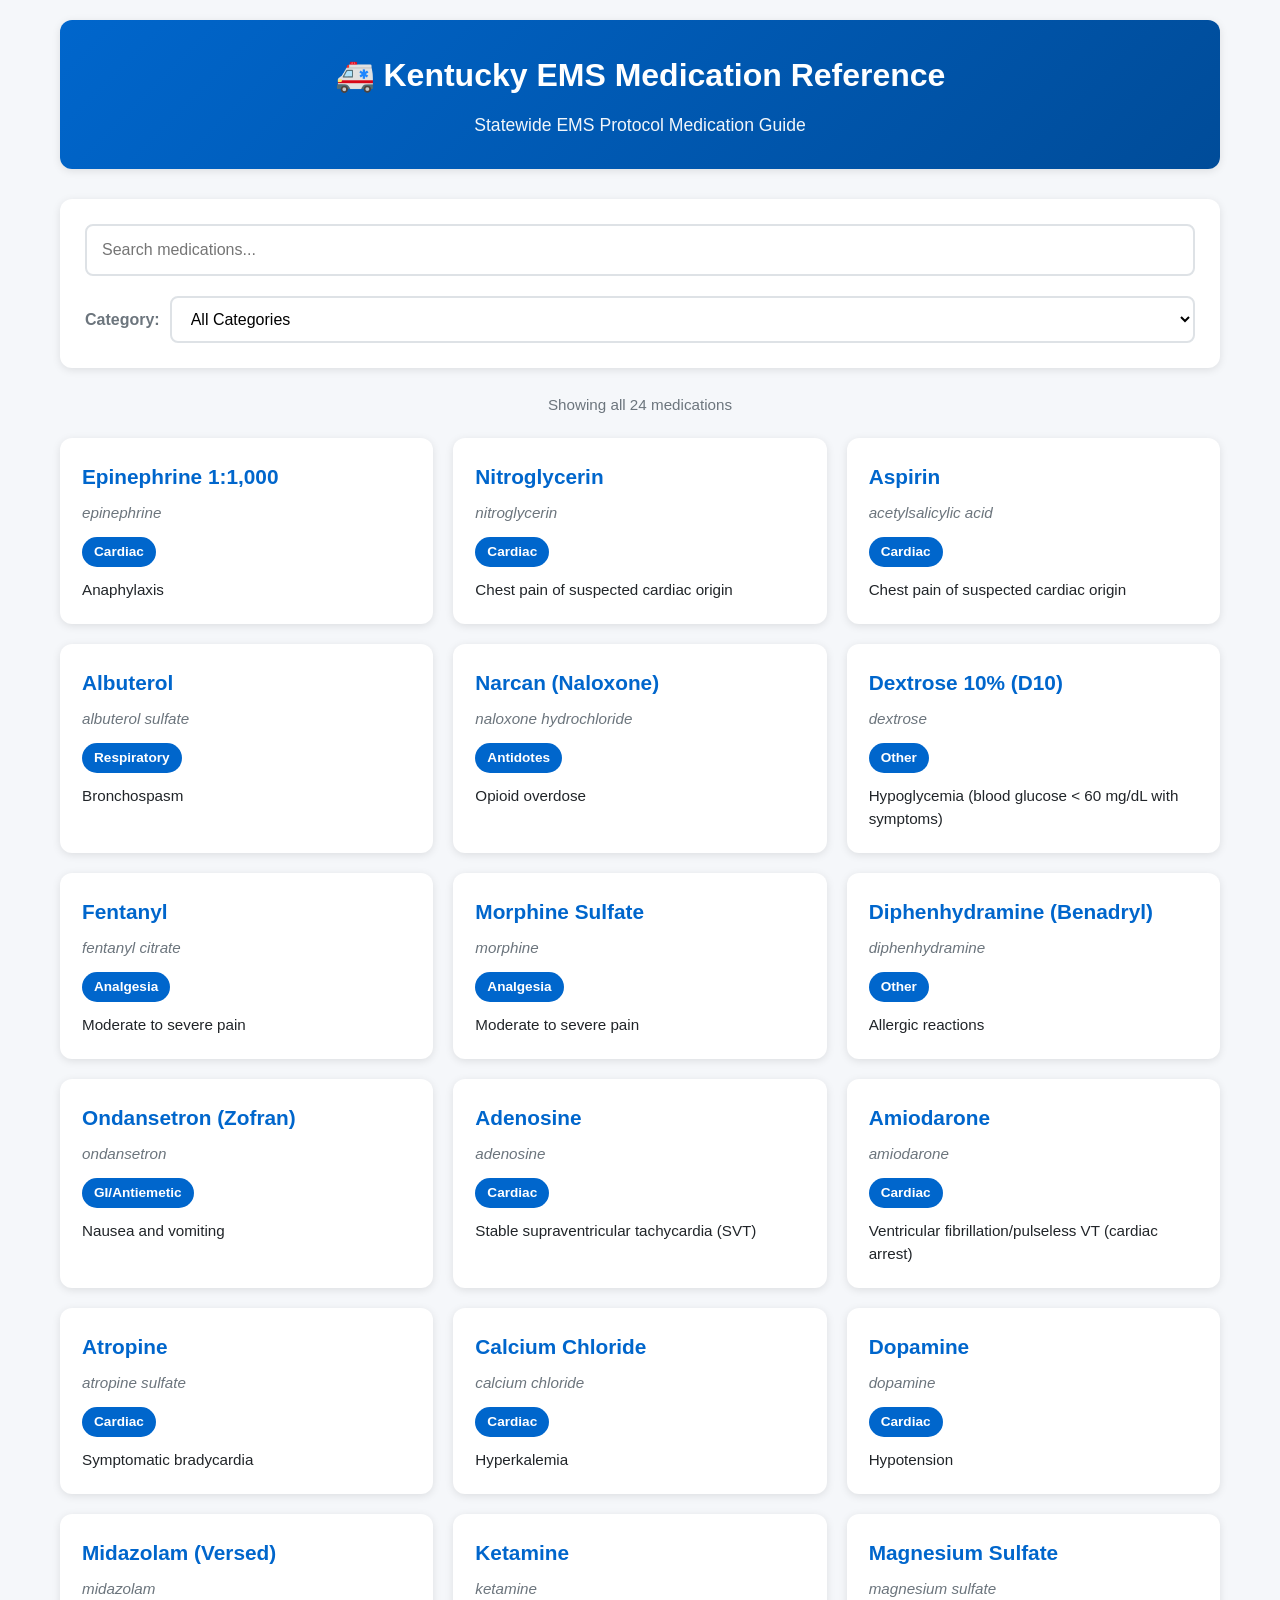
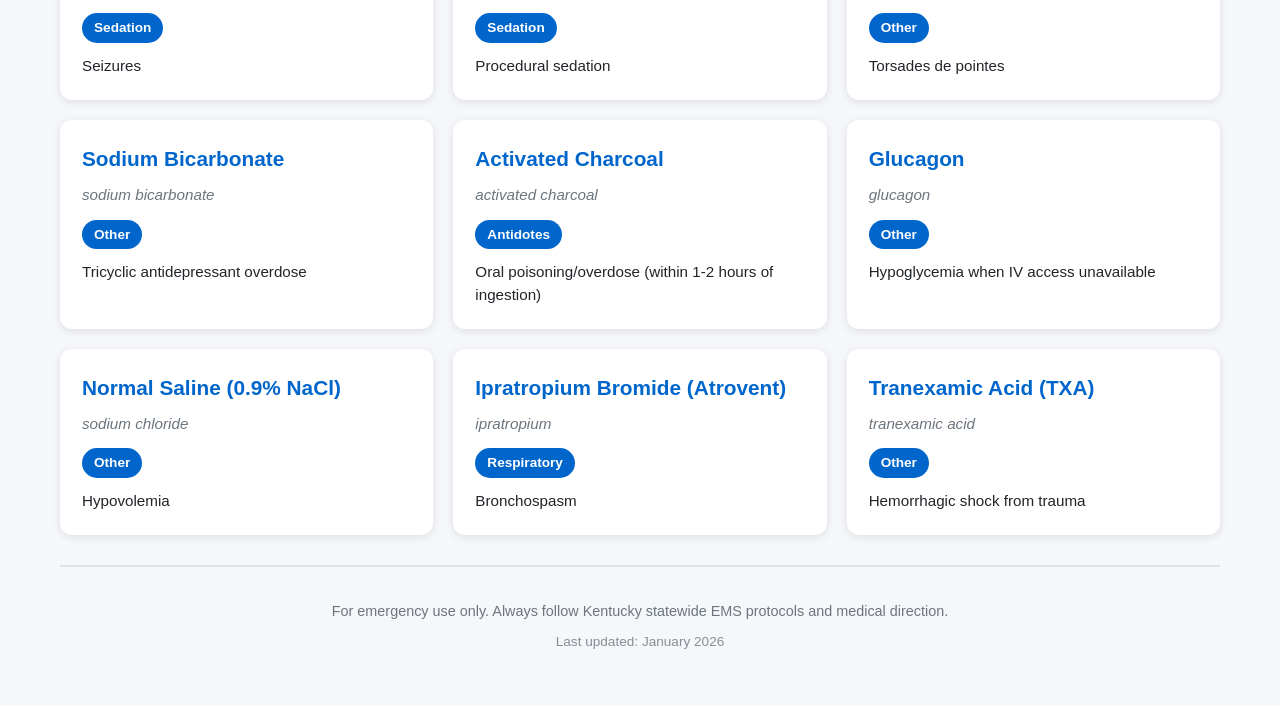
<file: index.html>
<!DOCTYPE html>
<html lang="en">
<head>
    <meta charset="UTF-8">
    <meta name="viewport" content="width=device-width, initial-scale=1.0">
    <meta name="description" content="Kentucky EMS Medication Reference - Quick access to statewide EMS protocol medication information">
    <title>Kentucky EMS Medication Reference</title>
    <link rel="stylesheet" href="styles.css">
</head>
<body>
    <div class="container">
        <header>
            <h1>🚑 Kentucky EMS Medication Reference</h1>
            <p class="subtitle">Statewide EMS Protocol Medication Guide</p>
        </header>

        <div class="search-section">
            <div class="search-container">
                <input
                    type="text"
                    id="searchInput"
                    placeholder="Search medications..."
                    autocomplete="off"
                >
                <button id="clearSearch" class="clear-btn" aria-label="Clear search">✕</button>
            </div>

            <div class="filter-container">
                <label for="categoryFilter">Category:</label>
                <select id="categoryFilter">
                    <option value="all">All Categories</option>
                    <option value="cardiac">Cardiac</option>
                    <option value="respiratory">Respiratory</option>
                    <option value="neurologic">Neurologic</option>
                    <option value="analgesia">Analgesia</option>
                    <option value="sedation">Sedation</option>
                    <option value="antidotes">Antidotes</option>
                    <option value="gi">GI/Antiemetic</option>
                    <option value="other">Other</option>
                </select>
            </div>
        </div>

        <div id="medicationCount" class="medication-count"></div>

        <div id="medicationList" class="medication-list">
            <!-- Medications will be dynamically loaded here -->
        </div>

        <div id="medicationModal" class="modal">
            <div class="modal-content">
                <span class="close">&times;</span>
                <div id="medicationDetail"></div>
            </div>
        </div>

        <footer>
            <p>For emergency use only. Always follow Kentucky statewide EMS protocols and medical direction.</p>
            <p class="disclaimer">Last updated: January 2026</p>
        </footer>
    </div>

    <script src="medications.js"></script>
    <script src="app.js"></script>
</body>
</html>
</file>
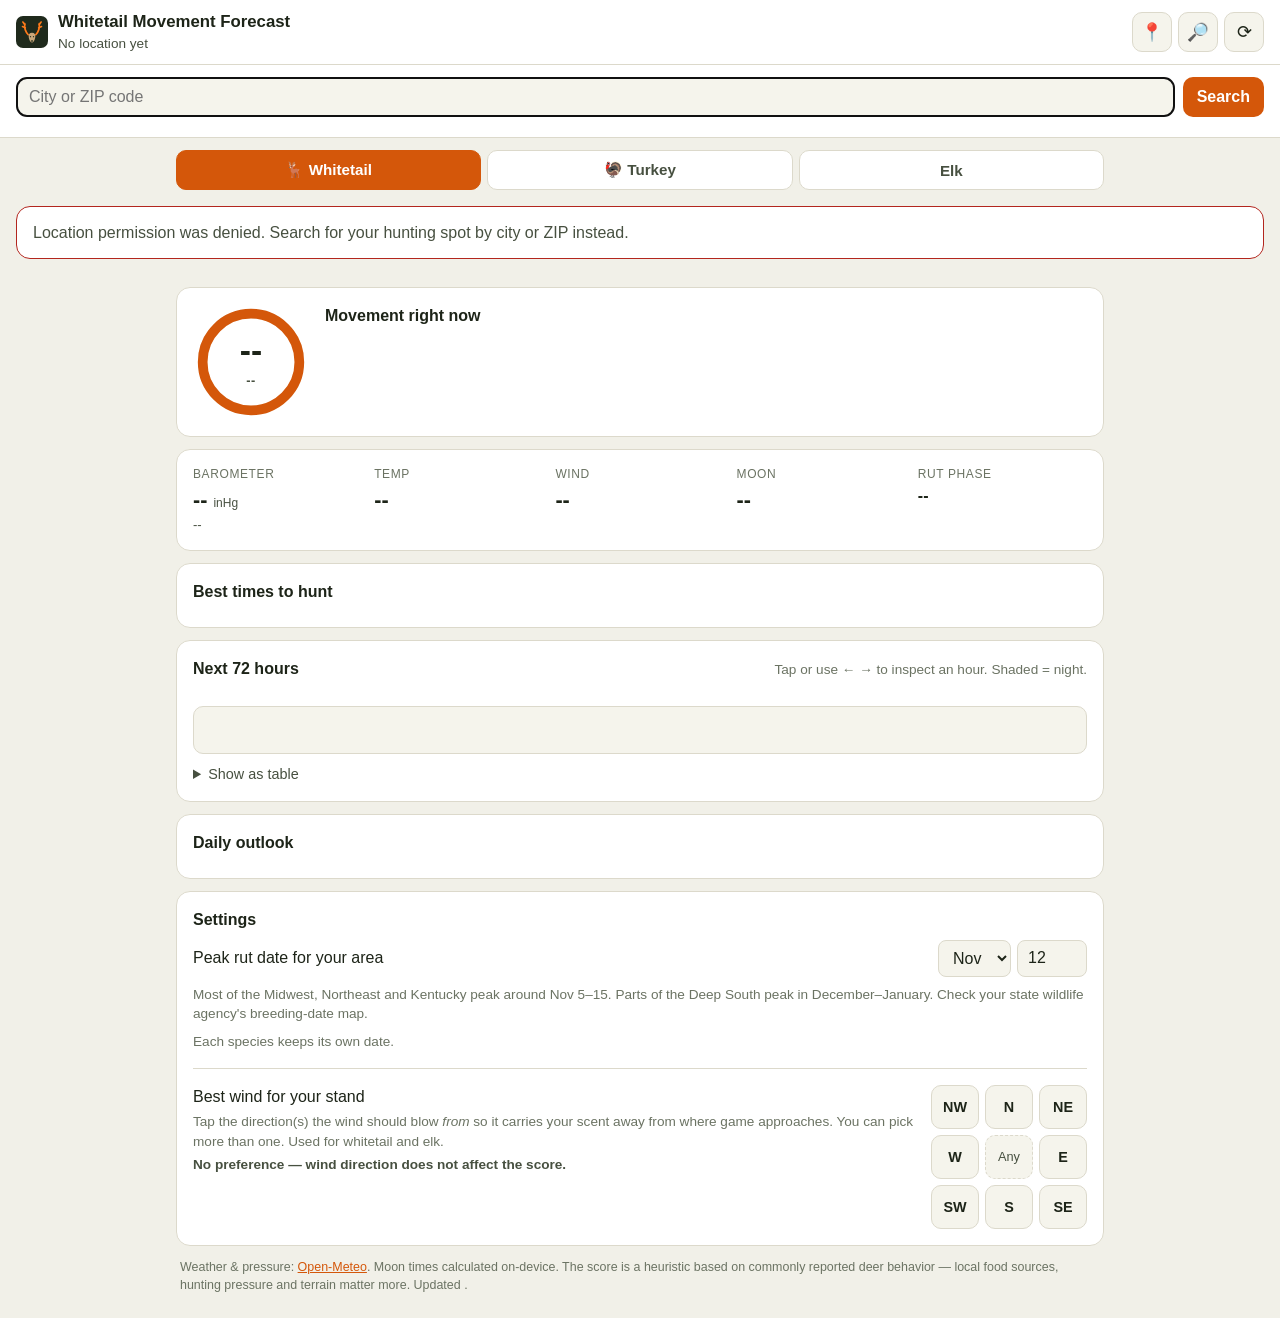
<file: deer-forecast/index.html>
<!DOCTYPE html>
<html lang="en">
<head>
    <meta charset="UTF-8">
    <meta name="viewport" content="width=device-width, initial-scale=1.0, viewport-fit=cover">
    <meta name="description" content="Whitetail deer movement forecast from your location, barometric pressure, weather, moon and rut phase.">
    <meta name="theme-color" content="#1f2a1c">
    <meta name="apple-mobile-web-app-capable" content="yes">
    <meta name="apple-mobile-web-app-status-bar-style" content="black-translucent">
    <title>Game Movement Forecast</title>
    <link rel="manifest" href="manifest.webmanifest">
    <link rel="icon" href="icon.svg" type="image/svg+xml">
    <link rel="apple-touch-icon" href="icon.svg">
    <link rel="stylesheet" href="styles.css">
</head>
<body>
    <header class="app-header">
        <div class="brand">
            <img src="icon.svg" alt="" width="32" height="32">
            <div>
                <h1 id="appTitle">Game Movement Forecast</h1>
                <p id="locationName" class="location">Locating…</p>
            </div>
        </div>
        <div class="header-actions">
            <button id="gpsBtn" class="icon-btn" title="Use my current location" aria-label="Use my current location">📍</button>
            <button id="searchBtn" class="icon-btn" title="Search a place" aria-label="Search for a place">🔎</button>
            <button id="refreshBtn" class="icon-btn" title="Refresh forecast" aria-label="Refresh forecast">⟳</button>
        </div>
    </header>

    <section id="searchPanel" class="search-panel" hidden>
        <form id="searchForm" autocomplete="off">
            <input id="searchInput" type="search" placeholder="City or ZIP code" aria-label="City or ZIP code">
            <button type="submit">Search</button>
        </form>
        <ul id="searchResults" class="search-results"></ul>
    </section>

    <nav id="speciesTabs" class="species-tabs" role="tablist" aria-label="Species">
        <button type="button" role="tab" data-species="deer" aria-selected="true">🦌 Whitetail</button>
        <button type="button" role="tab" data-species="turkey" aria-selected="false">🦃 Turkey</button>
        <button type="button" role="tab" data-species="elk" aria-selected="false">Elk</button>
    </nav>

    <div id="status" class="status" role="status" hidden></div>

    <main id="main" hidden>
        <section class="card now-card">
            <div class="now-score">
                <svg viewBox="0 0 120 120" class="gauge" aria-hidden="true">
                    <circle cx="60" cy="60" r="50" class="gauge-track"></circle>
                    <circle cx="60" cy="60" r="50" class="gauge-fill" id="gaugeFill"></circle>
                </svg>
                <div class="gauge-label">
                    <span id="nowScore" class="score-num">--</span>
                    <span id="nowRating" class="score-rating">--</span>
                </div>
            </div>
            <div class="now-body">
                <h2 id="nowHeading">Movement right now</h2>
                <p id="nowTime" class="muted"></p>
                <ul id="nowFactors" class="factors"></ul>
            </div>
        </section>

        <section class="card conditions">
            <div class="cond cond-pressure">
                <span class="cond-label">Barometer</span>
                <span class="cond-value"><span id="curPressure">--</span> <small>inHg</small></span>
                <span id="curTrend" class="cond-sub">--</span>
            </div>
            <div class="cond">
                <span class="cond-label">Temp</span>
                <span id="curTemp" class="cond-value">--</span>
                <span id="curSky" class="cond-sub"></span>
            </div>
            <div class="cond">
                <span class="cond-label">Wind</span>
                <span id="curWind" class="cond-value">--</span>
                <span id="curGust" class="cond-sub"></span>
            </div>
            <div class="cond">
                <span class="cond-label">Moon</span>
                <span id="curMoon" class="cond-value">--</span>
                <span id="curMoonSub" class="cond-sub"></span>
            </div>
            <div class="cond cond-rut">
                <span id="seasonLabel" class="cond-label">Rut phase</span>
                <span id="curRut" class="cond-value small">--</span>
                <span id="curRutSub" class="cond-sub"></span>
            </div>
        </section>

        <section class="card">
            <h2>Best times to hunt</h2>
            <div id="bestTimes" class="best-times"></div>
        </section>

        <section class="card chart-card">
            <div class="chart-head">
                <h2>Next 72 hours</h2>
                <p class="muted small">Tap or use ← → to inspect an hour. Shaded = night.</p>
            </div>
            <div id="chartScroll" class="chart-scroll" tabindex="0" aria-label="Hourly movement score and barometric pressure chart">
                <div id="chart"></div>
            </div>
            <div id="hourDetail" class="hour-detail"></div>
            <details class="table-view">
                <summary>Show as table</summary>
                <div class="table-wrap"><table id="hourTable"></table></div>
            </details>
        </section>

        <section class="card">
            <h2>Daily outlook</h2>
            <div id="daily" class="daily"></div>
        </section>

        <section class="card settings">
            <h2>Settings</h2>
            <label class="setting">
                <span id="peakLabel">Peak rut date for your area</span>
                <span class="rut-inputs">
                    <select id="rutMonth" aria-label="Season peak month">
                        <option value="01">Jan</option>
                        <option value="02">Feb</option>
                        <option value="03">Mar</option>
                        <option value="04">Apr</option>
                        <option value="05">May</option>
                        <option value="06">Jun</option>
                        <option value="07">Jul</option>
                        <option value="08">Aug</option>
                        <option value="09">Sep</option>
                        <option value="10">Oct</option>
                        <option value="11">Nov</option>
                        <option value="12">Dec</option>
                    </select>
                    <input id="rutDay" type="number" min="1" max="31" inputmode="numeric" aria-label="Season peak day">
                </span>
            </label>
            <p id="peakHelp" class="muted small"></p>
            <p class="muted small">Each species keeps its own date.</p>

            <div class="setting wind-setting">
                <div>
                    <span>Best wind for your stand</span>
                    <p class="muted small">Tap the direction(s) the wind should blow <em>from</em> so it carries your
                        scent away from where game approaches. You can pick more than one. Used for whitetail and elk.</p>
                    <p id="windPrefSummary" class="small wind-summary"></p>
                </div>
                <div id="windRose" class="wind-rose" role="group" aria-label="Preferred wind directions">
                    <button type="button" data-dir="NW" aria-pressed="false">NW</button>
                    <button type="button" data-dir="N" aria-pressed="false">N</button>
                    <button type="button" data-dir="NE" aria-pressed="false">NE</button>
                    <button type="button" data-dir="W" aria-pressed="false">W</button>
                    <button type="button" class="rose-clear" aria-label="Clear wind preference">Any</button>
                    <button type="button" data-dir="E" aria-pressed="false">E</button>
                    <button type="button" data-dir="SW" aria-pressed="false">SW</button>
                    <button type="button" data-dir="S" aria-pressed="false">S</button>
                    <button type="button" data-dir="SE" aria-pressed="false">SE</button>
                </div>
            </div>
        </section>

        <p class="footnote">
            Weather &amp; pressure: <a href="https://open-meteo.com/" target="_blank" rel="noopener">Open-Meteo</a>.
            Moon times calculated on-device. The score is a heuristic based on commonly reported deer behavior —
            local food sources, hunting pressure and terrain matter more. Updated <span id="updatedAt"></span>.
        </p>
    </main>

    <script src="astro.js"></script>
    <script src="forecast.js"></script>
    <script src="app.js"></script>
</body>
</html>
</file>
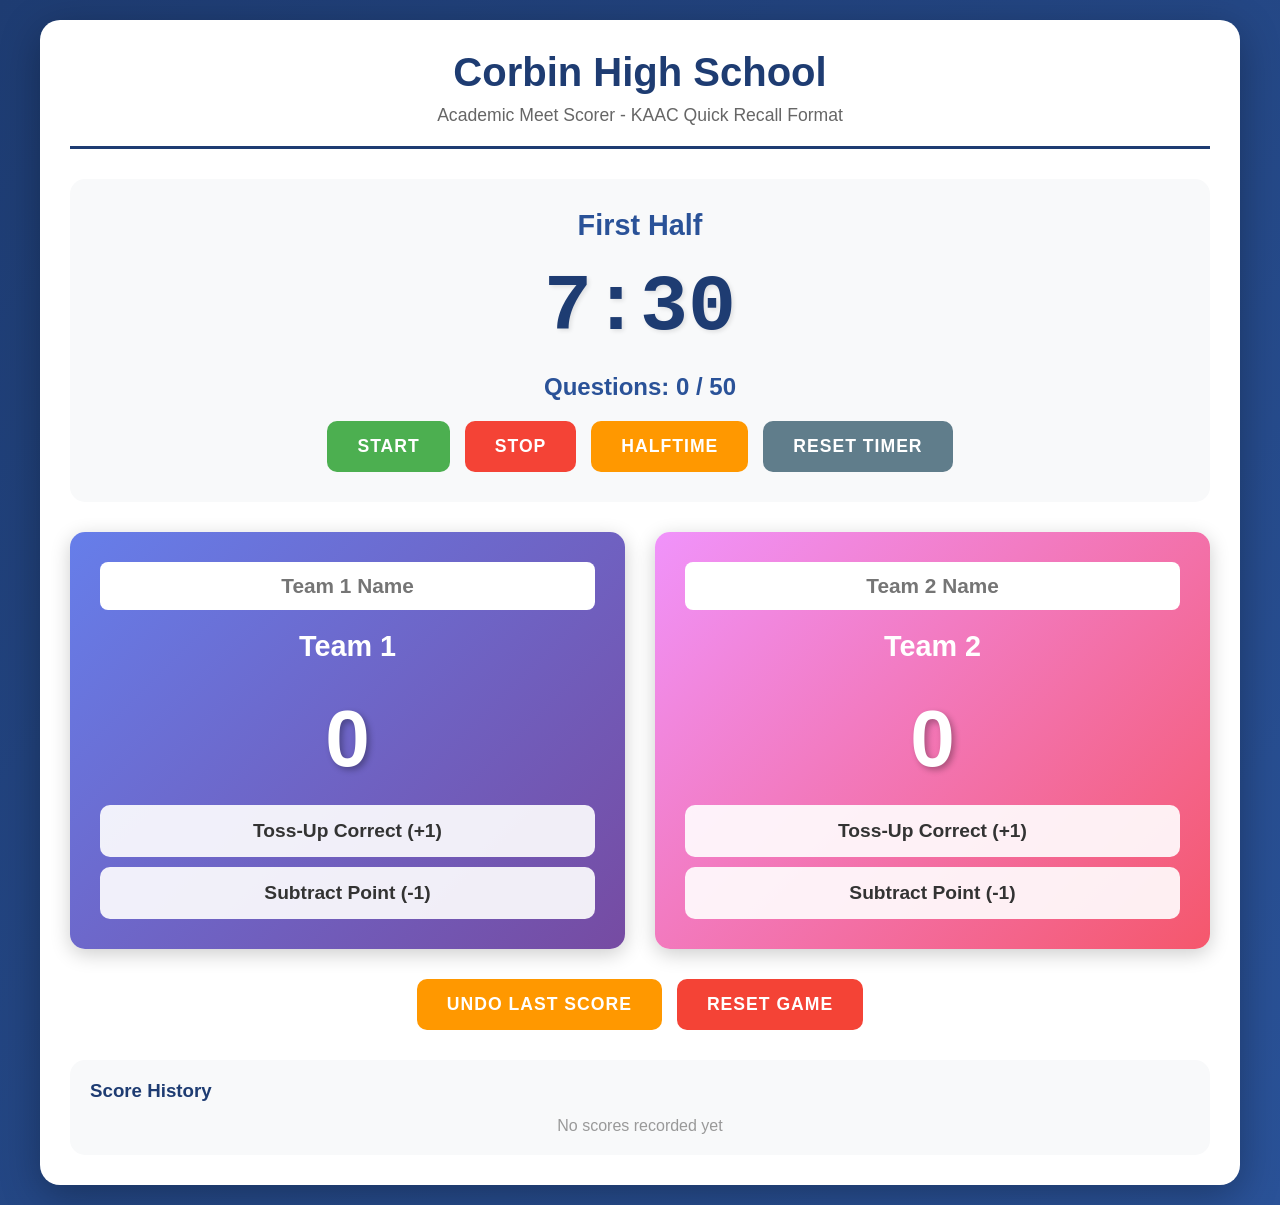
<file: academic-scorer.html>
<!DOCTYPE html>
<html lang="en">
<head>
    <meta charset="UTF-8">
    <meta name="viewport" content="width=device-width, initial-scale=1.0">
    <title>Corbin High School Academic Meet Scorer</title>
    <style>
        * {
            margin: 0;
            padding: 0;
            box-sizing: border-box;
        }

        body {
            font-family: 'Segoe UI', Tahoma, Geneva, Verdana, sans-serif;
            background: linear-gradient(135deg, #1e3c72 0%, #2a5298 100%);
            min-height: 100vh;
            padding: 20px;
            display: flex;
            flex-direction: column;
            align-items: center;
        }

        .container {
            background: white;
            border-radius: 20px;
            box-shadow: 0 10px 40px rgba(0, 0, 0, 0.3);
            max-width: 1200px;
            width: 100%;
            padding: 30px;
        }

        header {
            text-align: center;
            margin-bottom: 30px;
            padding-bottom: 20px;
            border-bottom: 3px solid #1e3c72;
        }

        h1 {
            color: #1e3c72;
            font-size: 2.5em;
            margin-bottom: 10px;
        }

        .subtitle {
            color: #666;
            font-size: 1.1em;
        }

        .timer-section {
            background: #f8f9fa;
            border-radius: 15px;
            padding: 30px;
            margin-bottom: 30px;
            text-align: center;
        }

        .timer-display {
            font-size: 5em;
            font-weight: bold;
            color: #1e3c72;
            font-family: 'Courier New', monospace;
            margin: 20px 0;
            text-shadow: 2px 2px 4px rgba(0, 0, 0, 0.1);
        }

        .timer-display.warning {
            color: #ff6b6b;
            animation: pulse 1s infinite;
        }

        @keyframes pulse {
            0%, 100% { opacity: 1; }
            50% { opacity: 0.7; }
        }

        .half-indicator {
            font-size: 1.8em;
            color: #2a5298;
            margin-bottom: 15px;
            font-weight: bold;
        }

        .timer-controls {
            display: flex;
            gap: 15px;
            justify-content: center;
            flex-wrap: wrap;
            margin-top: 20px;
        }

        .btn {
            padding: 15px 30px;
            font-size: 1.1em;
            border: none;
            border-radius: 10px;
            cursor: pointer;
            font-weight: bold;
            transition: all 0.3s ease;
            text-transform: uppercase;
            letter-spacing: 1px;
        }

        .btn:hover {
            transform: translateY(-2px);
            box-shadow: 0 5px 15px rgba(0, 0, 0, 0.2);
        }

        .btn:active {
            transform: translateY(0);
        }

        .btn-primary {
            background: #4CAF50;
            color: white;
        }

        .btn-primary:hover {
            background: #45a049;
        }

        .btn-danger {
            background: #f44336;
            color: white;
        }

        .btn-danger:hover {
            background: #da190b;
        }

        .btn-warning {
            background: #ff9800;
            color: white;
        }

        .btn-warning:hover {
            background: #e68900;
        }

        .btn-secondary {
            background: #607d8b;
            color: white;
        }

        .btn-secondary:hover {
            background: #4d6570;
        }

        .btn-info {
            background: #2196F3;
            color: white;
        }

        .btn-info:hover {
            background: #0b7dda;
        }

        .scoreboard {
            display: grid;
            grid-template-columns: 1fr 1fr;
            gap: 30px;
            margin-bottom: 30px;
        }

        .team-card {
            background: linear-gradient(135deg, #667eea 0%, #764ba2 100%);
            border-radius: 15px;
            padding: 30px;
            color: white;
            box-shadow: 0 5px 20px rgba(0, 0, 0, 0.2);
        }

        .team-card.team1 {
            background: linear-gradient(135deg, #667eea 0%, #764ba2 100%);
        }

        .team-card.team2 {
            background: linear-gradient(135deg, #f093fb 0%, #f5576c 100%);
        }

        .team-name-input {
            width: 100%;
            padding: 12px;
            font-size: 1.3em;
            border: none;
            border-radius: 8px;
            margin-bottom: 20px;
            text-align: center;
            font-weight: bold;
        }

        .team-name-display {
            font-size: 1.8em;
            font-weight: bold;
            margin-bottom: 20px;
            text-align: center;
            min-height: 1.5em;
        }

        .score-display {
            font-size: 5em;
            font-weight: bold;
            text-align: center;
            margin: 20px 0;
            text-shadow: 3px 3px 6px rgba(0, 0, 0, 0.3);
        }

        .score-buttons {
            display: flex;
            flex-direction: column;
            gap: 10px;
        }

        .score-btn {
            padding: 15px;
            font-size: 1.2em;
            border: none;
            border-radius: 10px;
            cursor: pointer;
            font-weight: bold;
            background: rgba(255, 255, 255, 0.9);
            color: #333;
            transition: all 0.3s ease;
        }

        .score-btn:hover {
            background: white;
            transform: scale(1.05);
        }

        .score-btn:disabled {
            opacity: 0.5;
            cursor: not-allowed;
            transform: none;
        }

        .bonus-section {
            background: #fff3cd;
            border-radius: 15px;
            padding: 20px;
            margin: 20px 0;
            text-align: center;
            border: 3px solid #ffc107;
        }

        .bonus-section h3 {
            color: #856404;
            margin-bottom: 15px;
        }

        .bonus-buttons {
            display: flex;
            gap: 15px;
            justify-content: center;
            flex-wrap: wrap;
        }

        .controls {
            display: flex;
            gap: 15px;
            justify-content: center;
            flex-wrap: wrap;
            margin-top: 20px;
        }

        .history {
            background: #f8f9fa;
            border-radius: 15px;
            padding: 20px;
            margin-top: 30px;
        }

        .history h3 {
            color: #1e3c72;
            margin-bottom: 15px;
        }

        .history-list {
            max-height: 200px;
            overflow-y: auto;
        }

        .history-item {
            padding: 10px;
            background: white;
            margin-bottom: 5px;
            border-radius: 8px;
            border-left: 4px solid #2a5298;
        }

        .hidden {
            display: none;
        }

        @media (max-width: 768px) {
            .scoreboard {
                grid-template-columns: 1fr;
            }

            .timer-display {
                font-size: 3.5em;
            }

            .score-display {
                font-size: 3.5em;
            }

            h1 {
                font-size: 1.8em;
            }

            .btn {
                padding: 12px 20px;
                font-size: 1em;
            }
        }

        .question-counter {
            font-size: 1.5em;
            color: #2a5298;
            margin-top: 10px;
            font-weight: bold;
        }
    </style>
</head>
<body>
    <div class="container">
        <header>
            <h1>Corbin High School</h1>
            <p class="subtitle">Academic Meet Scorer - KAAC Quick Recall Format</p>
        </header>

        <div class="timer-section">
            <div class="half-indicator" id="halfIndicator">First Half</div>
            <div class="timer-display" id="timerDisplay">7:30</div>
            <div class="question-counter" id="questionCounter">Questions: 0 / 50</div>
            <div class="timer-controls">
                <button class="btn btn-primary" id="startBtn" onclick="startTimer()">Start</button>
                <button class="btn btn-danger" id="stopBtn" onclick="stopTimer()">Stop</button>
                <button class="btn btn-warning" id="halftimeBtn" onclick="startHalftime()">Halftime</button>
                <button class="btn btn-secondary" id="resetTimerBtn" onclick="resetTimer()">Reset Timer</button>
            </div>
        </div>

        <div class="scoreboard">
            <div class="team-card team1">
                <input type="text" class="team-name-input" id="team1Name" placeholder="Team 1 Name"
                       oninput="updateTeamName(1)" maxlength="30">
                <div class="team-name-display" id="team1Display">Team 1</div>
                <div class="score-display" id="team1Score">0</div>
                <div class="score-buttons">
                    <button class="score-btn" onclick="tossupCorrect(1)">Toss-Up Correct (+1)</button>
                    <button class="score-btn" onclick="adjustScore(1, -1)">Subtract Point (-1)</button>
                </div>
            </div>

            <div class="team-card team2">
                <input type="text" class="team-name-input" id="team2Name" placeholder="Team 2 Name"
                       oninput="updateTeamName(2)" maxlength="30">
                <div class="team-name-display" id="team2Display">Team 2</div>
                <div class="score-display" id="team2Score">0</div>
                <div class="score-buttons">
                    <button class="score-btn" onclick="tossupCorrect(2)">Toss-Up Correct (+1)</button>
                    <button class="score-btn" onclick="adjustScore(2, -1)">Subtract Point (-1)</button>
                </div>
            </div>
        </div>

        <div class="bonus-section" id="bonusSection">
            <h3>Bonus Question Available</h3>
            <div class="bonus-buttons">
                <button class="btn btn-primary" id="bonusTeamBtn" onclick="bonusCorrect('current')">
                    <span id="bonusTeamName">Team</span> Bonus Correct (+1)
                </button>
                <button class="btn btn-info" id="bouncebackBtn" onclick="bonusCorrect('bounce')">
                    Bounce-Back to <span id="bouncebackTeamName">Other Team</span> (+1)
                </button>
                <button class="btn btn-secondary" onclick="bonusIncorrect()">Both Incorrect (No Points)</button>
            </div>
        </div>

        <div class="controls">
            <button class="btn btn-warning" onclick="undoLast()">Undo Last Score</button>
            <button class="btn btn-danger" onclick="resetGame()">Reset Game</button>
        </div>

        <div class="history">
            <h3>Score History</h3>
            <div class="history-list" id="historyList">
                <p style="color: #999; text-align: center;">No scores recorded yet</p>
            </div>
        </div>
    </div>

    <script>
        // Game state
        let gameState = {
            team1: { name: 'Team 1', score: 0 },
            team2: { name: 'Team 2', score: 0 },
            currentHalf: 1,
            timeRemaining: 450, // 7.5 minutes in seconds
            timerRunning: false,
            timerInterval: null,
            bonusActive: false,
            bonusTeam: null,
            scoreHistory: [],
            questionCount: 0
        };

        // Initialize
        document.addEventListener('DOMContentLoaded', function() {
            hideBonusSection();
            updateDisplay();
        });

        function updateTeamName(teamNum) {
            const input = document.getElementById(`team${teamNum}Name`);
            const display = document.getElementById(`team${teamNum}Display`);
            const name = input.value.trim() || `Team ${teamNum}`;
            gameState[`team${teamNum}`].name = name;
            display.textContent = name;
        }

        function startTimer() {
            if (!gameState.timerRunning) {
                gameState.timerRunning = true;
                gameState.timerInterval = setInterval(updateTimer, 1000);
            }
        }

        function stopTimer() {
            gameState.timerRunning = false;
            if (gameState.timerInterval) {
                clearInterval(gameState.timerInterval);
                gameState.timerInterval = null;
            }
        }

        function updateTimer() {
            if (gameState.timeRemaining > 0) {
                gameState.timeRemaining--;
                updateTimerDisplay();
            } else {
                stopTimer();
                if (gameState.currentHalf === 1) {
                    alert('First half ended! Press Halftime to start second half.');
                } else {
                    alert('Game Over!');
                }
            }
        }

        function updateTimerDisplay() {
            const minutes = Math.floor(gameState.timeRemaining / 60);
            const seconds = gameState.timeRemaining % 60;
            const display = document.getElementById('timerDisplay');
            display.textContent = `${minutes}:${seconds.toString().padStart(2, '0')}`;

            // Warning color when under 1 minute
            if (gameState.timeRemaining < 60) {
                display.classList.add('warning');
            } else {
                display.classList.remove('warning');
            }
        }

        function startHalftime() {
            stopTimer();
            if (gameState.currentHalf === 1) {
                gameState.currentHalf = 2;
                gameState.timeRemaining = 450; // 7.5 minutes for second half
                document.getElementById('halfIndicator').textContent = 'Second Half';
                updateTimerDisplay();
                addToHistory('Halftime - Second Half Started');
            } else {
                alert('Already in second half!');
            }
        }

        function resetTimer() {
            stopTimer();
            gameState.timeRemaining = 450;
            updateTimerDisplay();
        }

        function tossupCorrect(teamNum) {
            if (gameState.bonusActive) {
                alert('Please complete the bonus question first!');
                return;
            }

            gameState[`team${teamNum}`].score++;
            gameState.questionCount++;
            gameState.bonusActive = true;
            gameState.bonusTeam = teamNum;

            const teamName = gameState[`team${teamNum}`].name;
            addToHistory(`${teamName} - Toss-Up Correct (+1)`);
            showBonusSection(teamNum);
            updateDisplay();
        }

        function bonusCorrect(type) {
            if (!gameState.bonusActive) return;

            let teamNum;
            if (type === 'current') {
                teamNum = gameState.bonusTeam;
                const teamName = gameState[`team${teamNum}`].name;
                addToHistory(`${teamName} - Bonus Correct (+1)`);
            } else {
                teamNum = gameState.bonusTeam === 1 ? 2 : 1;
                const teamName = gameState[`team${teamNum}`].name;
                addToHistory(`${teamName} - Bounce-Back Correct (+1)`);
            }

            gameState[`team${teamNum}`].score++;
            hideBonusSection();
            updateDisplay();
        }

        function bonusIncorrect() {
            if (!gameState.bonusActive) return;

            addToHistory('Bonus - Both Incorrect (No Points)');
            hideBonusSection();
            updateDisplay();
        }

        function adjustScore(teamNum, points) {
            if (gameState.bonusActive) {
                alert('Please complete the bonus question first!');
                return;
            }

            const newScore = gameState[`team${teamNum}`].score + points;
            if (newScore >= 0) {
                gameState[`team${teamNum}`].score = newScore;
                const teamName = gameState[`team${teamNum}`].name;
                const action = points > 0 ? 'Added' : 'Subtracted';
                addToHistory(`${teamName} - ${action} ${Math.abs(points)} point(s)`);
                updateDisplay();
            }
        }

        function showBonusSection(teamNum) {
            const bonusSection = document.getElementById('bonusSection');
            const bonusTeamName = document.getElementById('bonusTeamName');
            const bouncebackTeamName = document.getElementById('bouncebackTeamName');
            const otherTeamNum = teamNum === 1 ? 2 : 1;

            bonusTeamName.textContent = gameState[`team${teamNum}`].name;
            bouncebackTeamName.textContent = gameState[`team${otherTeamNum}`].name;
            bonusSection.classList.remove('hidden');
        }

        function hideBonusSection() {
            gameState.bonusActive = false;
            gameState.bonusTeam = null;
            document.getElementById('bonusSection').classList.add('hidden');
        }

        function updateDisplay() {
            document.getElementById('team1Score').textContent = gameState.team1.score;
            document.getElementById('team2Score').textContent = gameState.team2.score;
            document.getElementById('questionCounter').textContent =
                `Questions: ${gameState.questionCount} / 50`;
        }

        function addToHistory(text) {
            const timestamp = new Date().toLocaleTimeString();
            const minutes = Math.floor(gameState.timeRemaining / 60);
            const seconds = gameState.timeRemaining % 60;
            const timeStr = `${minutes}:${seconds.toString().padStart(2, '0')}`;

            gameState.scoreHistory.push({
                text: text,
                timestamp: timestamp,
                timeRemaining: timeStr,
                team1Score: gameState.team1.score,
                team2Score: gameState.team2.score,
                questionCount: gameState.questionCount
            });

            updateHistoryDisplay();
        }

        function updateHistoryDisplay() {
            const historyList = document.getElementById('historyList');
            if (gameState.scoreHistory.length === 0) {
                historyList.innerHTML = '<p style="color: #999; text-align: center;">No scores recorded yet</p>';
                return;
            }

            historyList.innerHTML = gameState.scoreHistory
                .slice()
                .reverse()
                .map(item => `
                    <div class="history-item">
                        <strong>${item.timestamp}</strong> (${item.timeRemaining} remaining) - ${item.text}
                        <br><small>Score: ${gameState.team1.name} ${item.team1Score} - ${item.team2Score} ${gameState.team2.name}</small>
                    </div>
                `)
                .join('');
        }

        function undoLast() {
            if (gameState.scoreHistory.length === 0) {
                alert('No actions to undo!');
                return;
            }

            if (gameState.bonusActive) {
                alert('Please complete or cancel the current bonus question first!');
                return;
            }

            gameState.scoreHistory.pop();

            // Rebuild game state from history
            resetGameState();
            gameState.scoreHistory.forEach(item => {
                // This is a simplified undo - in production you'd want more sophisticated state management
            });

            if (gameState.scoreHistory.length > 0) {
                const lastItem = gameState.scoreHistory[gameState.scoreHistory.length - 1];
                gameState.team1.score = lastItem.team1Score;
                gameState.team2.score = lastItem.team2Score;
                gameState.questionCount = lastItem.questionCount;
            } else {
                gameState.team1.score = 0;
                gameState.team2.score = 0;
                gameState.questionCount = 0;
            }

            hideBonusSection();
            updateDisplay();
            updateHistoryDisplay();
        }

        function resetGame() {
            if (confirm('Are you sure you want to reset the entire game? This cannot be undone.')) {
                stopTimer();
                resetGameState();
                document.getElementById('halfIndicator').textContent = 'First Half';
                updateDisplay();
                updateHistoryDisplay();
                updateTimerDisplay();
            }
        }

        function resetGameState() {
            gameState.team1.score = 0;
            gameState.team2.score = 0;
            gameState.currentHalf = 1;
            gameState.timeRemaining = 450;
            gameState.bonusActive = false;
            gameState.bonusTeam = null;
            gameState.scoreHistory = [];
            gameState.questionCount = 0;
            hideBonusSection();
        }

        // Keyboard shortcuts
        document.addEventListener('keydown', function(e) {
            // Space bar to start/stop timer
            if (e.code === 'Space' && e.target.tagName !== 'INPUT') {
                e.preventDefault();
                if (gameState.timerRunning) {
                    stopTimer();
                } else {
                    startTimer();
                }
            }
        });
    </script>
</body>
</html>
</file>
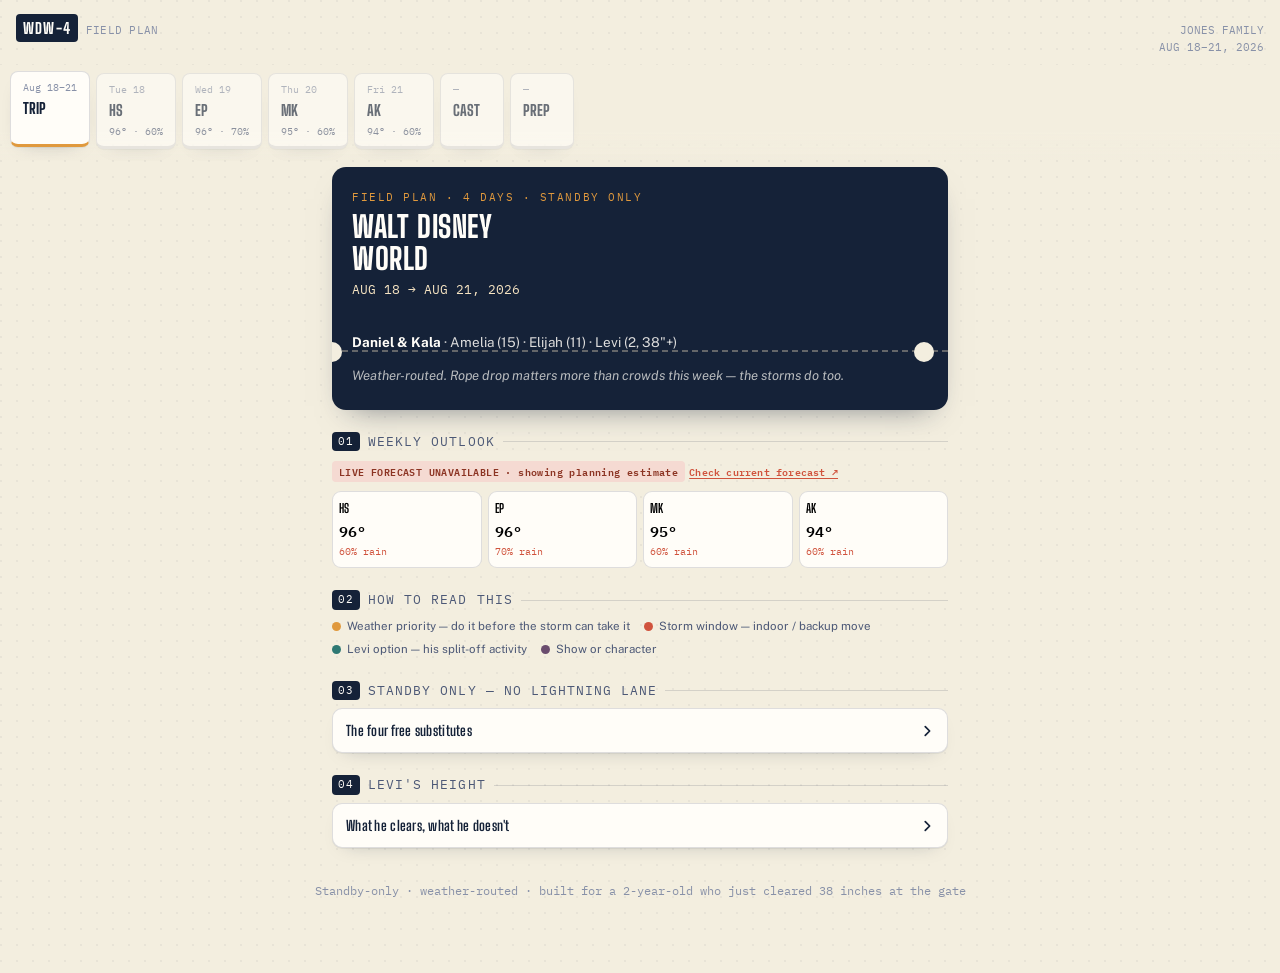
<file: wdw-field-plan.html>
<!DOCTYPE html>
<html lang="en">
<head>
<meta charset="UTF-8">
<meta name="viewport" content="width=device-width, initial-scale=1.0">
<title>Jones Family · WDW Field Plan</title>
<link rel="preconnect" href="https://fonts.googleapis.com">
<link rel="preconnect" href="https://fonts.gstatic.com" crossorigin>
<link href="https://fonts.googleapis.com/css2?family=Big+Shoulders+Display:wght@600;700;800&family=Public+Sans:wght@400;500;600;700&family=IBM+Plex+Mono:wght@400;500;600&display=swap" rel="stylesheet">
<style>
  :root{
    --ink:#152238;
    --ink-soft:#4C5876;
    --ink-faint:#8891A8;
    --paper:#F3EEDF;
    --paper-card:#FFFDF8;
    --paper-deep:#E9E1CC;
    --line: rgba(21,34,56,0.14);
    --gold:#E0993D;
    --gold-soft:#F6E4C2;
    --coral:#D0533D;
    --coral-soft:#F5DAD2;
    --teal:#2E7873;
    --teal-soft:#D7E8E4;
    --plum:#6A4C6E;
    --plum-soft:#E7DCE7;
    --radius: 10px;
    --shadow: 0 1px 0 rgba(21,34,56,0.06), 0 8px 20px -14px rgba(21,34,56,0.35);
  }
  *{box-sizing:border-box;}
  html{-webkit-text-size-adjust:100%;}
  body{
    margin:0;
    background:
      radial-gradient(circle at 1px 1px, rgba(21,34,56,0.05) 1px, transparent 0) 0 0/16px 16px,
      var(--paper);
    color:var(--ink);
    font-family:'Public Sans', system-ui, sans-serif;
    line-height:1.5;
    padding-bottom:64px;
  }
  h1,h2,h3,.display{
    font-family:'Big Shoulders Display', system-ui, sans-serif;
    text-transform:uppercase;
    letter-spacing:0.02em;
    font-weight:800;
    color:var(--ink);
    margin:0;
  }
  .mono{ font-family:'IBM Plex Mono', ui-monospace, monospace; }
  a{ color:inherit; }
  button{ font-family:inherit; }
  ::selection{ background:var(--gold-soft); }
  :focus-visible{ outline:3px solid var(--gold); outline-offset:2px; }

  /* ── Top bar / brand ─────────────────────────────────────────── */
  .topbar{
    padding:14px 16px 10px;
    display:flex;
    align-items:baseline;
    justify-content:space-between;
    gap:8px;
  }
  .brand{ display:flex; align-items:baseline; gap:8px; }
  .brand .mark{
    font-family:'Big Shoulders Display';
    font-weight:800;
    font-size:15px;
    letter-spacing:0.08em;
    background:var(--ink);
    color:var(--paper-card);
    padding:3px 7px 2px;
    border-radius:4px;
  }
  .brand .sub{ font-size:11px; color:var(--ink-faint); font-family:'IBM Plex Mono'; letter-spacing:0.02em;}
  .clock{ font-family:'IBM Plex Mono'; font-size:11px; color:var(--ink-faint); text-align:right; }

  /* ── Day tab nav ──────────────────────────────────────────────── */
  nav.tabs{
    position:sticky; top:0; z-index:40;
    display:flex; gap:6px; overflow-x:auto;
    padding:8px 10px 12px;
    background:linear-gradient(var(--paper) 70%, transparent);
    -ms-overflow-style:none; scrollbar-width:none;
  }
  nav.tabs::-webkit-scrollbar{ display:none; }
  .stub{
    flex:0 0 auto;
    display:flex; flex-direction:column; align-items:flex-start; gap:2px;
    padding:8px 12px 7px;
    background:var(--paper-card);
    border:1px solid var(--line);
    border-bottom:3px solid var(--line);
    border-radius:8px;
    cursor:pointer;
    min-width:64px;
    box-shadow:var(--shadow);
    transition:transform .15s ease, border-color .15s ease;
  }
  .stub .d{ font-family:'IBM Plex Mono'; font-size:10px; color:var(--ink-faint); }
  .stub .p{ font-family:'Big Shoulders Display'; font-weight:800; font-size:15px; letter-spacing:0.01em; }
  .stub[data-active="true"]{ border-bottom-color:var(--gold); transform:translateY(-2px); }
  .stub[data-active="true"] .p{ color:var(--ink); }
  .stub:not([data-active="true"]){ opacity:0.62; }
  .stub .tempchip{ font-family:'IBM Plex Mono'; font-size:9.5px; color:var(--ink-soft); margin-top:1px;}

  main{ max-width:640px; margin:0 auto; padding:0 12px; }

  /* ── Trip pass (overview hero) ───────────────────────────────── */
  .pass{
    position:relative;
    background:var(--ink);
    color:var(--paper-card);
    border-radius:14px;
    padding:22px 20px 24px;
    margin:6px 0 18px;
    overflow:hidden;
    box-shadow:0 14px 30px -18px rgba(21,34,56,0.6);
  }
  .pass::before{
    content:"";
    position:absolute; left:0; right:0; bottom:58px;
    border-top:2px dashed rgba(246,228,194,0.35);
  }
  .pass::after{
    content:"";
    position:absolute; left:-10px; bottom:48px; width:20px; height:20px;
    background:var(--paper); border-radius:50%;
    box-shadow: 592px 0 0 var(--paper);
  }
  .pass .eyebrow{ font-family:'IBM Plex Mono'; font-size:11px; letter-spacing:0.14em; color:var(--gold); margin-bottom:6px;}
  .pass h1{ color:var(--paper-card); font-size:30px; line-height:1.05; }
  .pass .dates{ font-family:'IBM Plex Mono'; color:var(--gold-soft); font-size:13px; margin-top:6px;}
  .pass .party{ margin-top:16px; padding-top:16px; font-size:13.5px; color:rgba(255,253,248,0.86); }
  .pass .party b{ color:var(--paper-card); }
  .pass .tagline{ margin-top:14px; font-size:13px; color:rgba(255,253,248,0.7); font-style:italic; }

  /* ── Weekly outlook strip ────────────────────────────────────── */
  .outlook{ display:grid; grid-template-columns:repeat(4,1fr); gap:6px; margin-bottom:20px; }
  .outlook button{
    background:var(--paper-card); border:1px solid var(--line); border-radius:9px;
    padding:9px 6px; text-align:left; cursor:pointer;
  }
  .outlook .p{ font-family:'Big Shoulders Display'; font-weight:700; font-size:12.5px;}
  .outlook .t{ font-family:'IBM Plex Mono'; font-size:15px; font-weight:600; margin-top:3px;}
  .outlook .r{ font-family:'IBM Plex Mono'; font-size:10px; color:var(--coral); margin-top:1px;}

  /* ── Section headers ─────────────────────────────────────────── */
  .section-title{
    display:flex; align-items:center; gap:8px;
    font-size:13px; letter-spacing:0.08em; color:var(--ink-soft);
    margin:22px 0 8px; font-family:'IBM Plex Mono'; text-transform:uppercase;
  }
  .section-title .idx{ background:var(--ink); color:var(--paper-card); border-radius:4px; padding:2px 6px; font-size:10.5px; }
  .section-title::after{ content:""; flex:1; border-top:1px solid var(--line); }

  /* ── Live weather status ─────────────────────────────────────── */
  .wx-status{ margin-bottom:8px; }
  .wx-tag{
    font-family:'IBM Plex Mono'; font-size:10px; letter-spacing:0.04em; font-weight:600;
    padding:3px 7px; border-radius:4px; display:inline-block;
  }
  .wx-tag.wx-live{ background:var(--teal-soft); color:#1D4E4A; }
  .wx-tag.wx-fallback{ background:var(--coral-soft); color:#8C3423; }
  .wx-tag.wx-loading{ background:var(--paper-deep); color:var(--ink-soft); }
  .board .wx-tag{ background:rgba(246,228,194,0.16); color:var(--gold-soft); }
  .wx-link{
    font-family:'IBM Plex Mono'; font-size:10px; font-weight:600; letter-spacing:0.02em;
    color:var(--coral); text-decoration:underline; text-underline-offset:2px;
  }
  .board .wx-link{ color:var(--gold-soft); }

  /* ── Legend ───────────────────────────────────────────────────── */
  .legend{ display:flex; flex-wrap:wrap; gap:6px 14px; margin-bottom:6px; }
  .legend .item{ display:flex; align-items:center; gap:6px; font-size:11.5px; color:var(--ink-soft); }
  .legend .dot{ width:9px; height:9px; border-radius:50%; flex:0 0 auto; }

  /* ── Conditions board (signature element) ────────────────────── */
  .board{
    background:var(--ink);
    color:var(--paper-card);
    border-radius:12px;
    padding:14px 16px 16px;
    margin-bottom:18px;
    position:relative;
  }
  .board .tag{
    position:absolute; top:-9px; left:14px;
    background:var(--gold); color:var(--ink);
    font-family:'IBM Plex Mono'; font-size:10px; font-weight:600;
    padding:2px 8px; border-radius:4px; letter-spacing:0.06em;
  }
  .board-grid{ display:grid; grid-template-columns:repeat(2,1fr); gap:10px 14px; margin-top:8px;}
  .board-grid .cell .k{ font-family:'IBM Plex Mono'; font-size:9.5px; color:rgba(246,228,194,0.65); letter-spacing:0.08em; text-transform:uppercase;}
  .board-grid .cell .v{ font-family:'IBM Plex Mono'; font-size:16px; font-weight:600; margin-top:2px; color:var(--paper-card);}
  .board-note{ margin-top:12px; padding-top:10px; border-top:1px dashed rgba(246,228,194,0.25); font-size:12.5px; color:rgba(255,253,248,0.82); line-height:1.5;}
  .board-note b{ color:var(--gold-soft); }

  /* ── Timeline ─────────────────────────────────────────────────── */
  .timeline{ position:relative; padding-left:20px; margin-bottom:8px; }
  .timeline::before{ content:""; position:absolute; left:5px; top:6px; bottom:6px; width:2px; background:var(--line); }
  .tl-item{ position:relative; margin-bottom:10px; }
  .tl-item::before{
    content:""; position:absolute; left:-20px; top:14px; width:9px; height:9px;
    border-radius:50%; background:var(--paper-card); border:2px solid var(--ink-faint);
  }
  .tl-item[data-tag="weather"]::before{ border-color:var(--gold); }
  .tl-item[data-tag="storm"]::before{ border-color:var(--coral); }
  .tl-item[data-tag="levi"]::before{ border-color:var(--teal); }
  .tl-item[data-tag="show"]::before{ border-color:var(--plum); }

  details.card{
    background:var(--paper-card); border:1px solid var(--line); border-radius:10px;
    box-shadow:var(--shadow);
  }
  details.card summary{
    list-style:none; cursor:pointer; padding:10px 12px;
    display:flex; align-items:flex-start; gap:10px;
  }
  details.card summary::-webkit-details-marker{ display:none; }
  .tl-time{ font-family:'IBM Plex Mono'; font-size:12px; font-weight:600; color:var(--ink-soft); flex:0 0 auto; padding-top:1px; min-width:46px;}
  .tl-body{ flex:1; min-width:0; }
  .tl-title{ font-size:14px; font-weight:700; color:var(--ink); }
  .tl-tags{ display:flex; gap:5px; margin-top:5px; flex-wrap:wrap; }
  .chip{
    font-family:'IBM Plex Mono'; font-size:9.5px; letter-spacing:0.03em;
    padding:2px 6px; border-radius:4px; font-weight:600; white-space:nowrap;
  }
  .chip.weather{ background:var(--gold-soft); color:#8A5A16; }
  .chip.storm{ background:var(--coral-soft); color:#8C3423; }
  .chip.levi{ background:var(--teal-soft); color:#1D4E4A; }
  .chip.show{ background:var(--plum-soft); color:#4A354D; }
  .chip.meal{ background:var(--paper-deep); color:var(--ink-soft); }
  .chip.break{ background:var(--ink); color:var(--paper-card); }
  .chevron{ flex:0 0 auto; color:var(--ink-faint); transition:transform .18s ease; margin-top:2px;}
  details[open] .chevron{ transform:rotate(90deg); }
  .tl-detail{ padding:0 14px 14px 68px; font-size:13px; color:var(--ink-soft); line-height:1.55; }
  .tl-detail b{ color:var(--ink); }

  /* ── Accordion (reference sections) ──────────────────────────── */
  details.folder{
    background:var(--paper-card); border:1px solid var(--line); border-radius:10px;
    margin-bottom:8px; box-shadow:var(--shadow);
  }
  details.folder > summary{
    list-style:none; cursor:pointer; padding:11px 13px;
    display:flex; align-items:center; justify-content:space-between; gap:8px;
    font-family:'Big Shoulders Display'; font-weight:700; font-size:14px; letter-spacing:0.02em;
  }
  details.folder > summary::-webkit-details-marker{ display:none; }
  details.folder .inner{ padding:0 14px 14px; font-size:13px; color:var(--ink-soft); }
  details.folder .inner p{ margin:0 0 8px; }
  details.folder .inner ul{ margin:0 0 4px; padding-left:18px; }
  details.folder .inner li{ margin-bottom:6px; }
  details.folder .inner li b{ color:var(--ink); }

  .row-card{
    border-top:1px solid var(--line); padding:9px 0; font-size:13px;
  }
  .row-card:first-child{ border-top:none; padding-top:2px; }
  .row-card .k{ font-family:'IBM Plex Mono'; font-size:10.5px; color:var(--ink-faint); text-transform:uppercase; letter-spacing:0.04em;}
  .row-card .v{ margin-top:2px; color:var(--ink-soft); line-height:1.5;}
  .row-card .v b{ color:var(--ink); }

  /* ── Ride priority pills ─────────────────────────────────────── */
  .pill-list{ display:flex; flex-direction:column; gap:6px; }
  .pill{
    display:flex; gap:8px; align-items:flex-start;
    background:var(--paper); border-radius:8px; padding:8px 10px; font-size:12.5px; color:var(--ink-soft);
  }
  .pill .num{ font-family:'IBM Plex Mono'; font-weight:700; color:var(--ink-faint); }
  .pill b{ color:var(--ink); }

  /* ── Buttons / misc ──────────────────────────────────────────── */
  .btn-reset{
    font-family:'IBM Plex Mono'; font-size:11px; color:var(--ink-soft);
    background:none; border:1px solid var(--line); border-radius:6px; padding:5px 9px; cursor:pointer;
  }
  .btn-reset:hover{ border-color:var(--ink-faint); }

  /* ── Packing checklist ───────────────────────────────────────── */
  .pack-cat{ margin-bottom:14px; }
  .pack-cat h3{ font-size:13px; color:var(--ink-soft); font-weight:700; letter-spacing:0.03em; margin-bottom:6px; }
  .pack-item{
    display:flex; align-items:flex-start; gap:10px; padding:8px 4px;
    border-bottom:1px solid var(--line); cursor:pointer; user-select:none;
  }
  .pack-item:last-child{ border-bottom:none; }
  .pack-item .box{
    flex:0 0 auto; width:19px; height:19px; border-radius:5px; margin-top:1px;
    border:2px solid var(--ink-faint); display:flex; align-items:center; justify-content:center;
    transition:background .15s ease, border-color .15s ease, transform .15s ease;
  }
  .pack-item.checked .box{ background:var(--teal); border-color:var(--teal); transform:scale(1.05); }
  .pack-item .box svg{ opacity:0; transform:scale(0.5); transition:opacity .12s ease, transform .12s ease; }
  .pack-item.checked .box svg{ opacity:1; transform:scale(1); }
  .pack-item .label{ font-size:13.5px; color:var(--ink-soft); line-height:1.4; }
  .pack-item.checked .label{ color:var(--ink-faint); text-decoration:line-through; }
  .pack-progress{
    display:flex; align-items:center; justify-content:space-between;
    margin-bottom:14px; font-family:'IBM Plex Mono'; font-size:11.5px; color:var(--ink-soft);
  }
  .bar{ flex:1; height:6px; background:var(--paper-deep); border-radius:3px; margin:0 10px; overflow:hidden;}
  .bar > i{ display:block; height:100%; background:var(--teal); transition:width .3s ease; }

  /* height chart */
  .hgrid{ display:flex; flex-direction:column; gap:6px; margin-bottom:6px; }
  .hrow{ display:flex; gap:10px; align-items:flex-start; background:var(--paper); border-radius:8px; padding:8px 10px; }
  .hrow .h{ font-family:'IBM Plex Mono'; font-weight:700; font-size:13px; color:var(--ink); min-width:34px; }
  .hrow.clear .h{ color:var(--teal); }
  .hrow .r{ font-size:12px; color:var(--ink-soft); line-height:1.5; }

  footer{ text-align:center; padding:26px 20px 10px; color:var(--ink-faint); font-size:11.5px; font-family:'IBM Plex Mono'; }

  @media (prefers-reduced-motion: reduce){
    *{ animation-duration:0.01ms !important; transition-duration:0.01ms !important; }
  }
  .fade-in{ animation:fadeIn .35s ease both; }
  @keyframes fadeIn{ from{opacity:0; transform:translateY(6px);} to{opacity:1; transform:translateY(0);} }
</style>
</head>
<body>

<div class="topbar">
  <div class="brand">
    <span class="mark">WDW-4</span>
    <span class="sub">FIELD PLAN</span>
  </div>
  <div class="clock">JONES FAMILY<br>AUG 18–21, 2026</div>
</div>

<nav class="tabs" id="tabs"></nav>

<main id="main"></main>

<footer>Standby-only · weather-routed · built for a 2-year-old who just cleared 38 inches at the gate</footer>

<script>
/* ══════════════════════════════════════════════════════════════════════
   ICONS
   ══════════════════════════════════════════════════════════════════════ */
const ICON = {
  check: `<svg width="12" height="12" viewBox="0 0 12 12" fill="none"><path d="M2 6.2L4.8 9L10 3" stroke="#FFFDF8" stroke-width="2" stroke-linecap="round" stroke-linejoin="round"/></svg>`,
  chev: `<svg width="14" height="14" viewBox="0 0 16 16" fill="none"><path d="M6 3l5 5-5 5" stroke="currentColor" stroke-width="2" stroke-linecap="round" stroke-linejoin="round"/></svg>`,
  plus: `<svg width="14" height="14" viewBox="0 0 16 16" fill="none"><path d="M8 3v10M3 8h10" stroke="currentColor" stroke-width="2" stroke-linecap="round"/></svg>`,
};

/* ══════════════════════════════════════════════════════════════════════
   DATA
   ══════════════════════════════════════════════════════════════════════ */
const DAYS = [
  {
    key:"tue", iso:"2026-08-18", park:"Hollywood Studios", date:"Tue Aug 18", short:"HS",
    high:96, rain:60, stormNote:"Storms likely after 11 AM", eveningNote:"Storms likely before 11 PM — Fantasmic! at real risk",
    gates:"8:30 Early Entry · 9:00 Open", closeShow:"WWoA 9:00 PM · Fantasmic (late) 10:30 PM",
    boardNote:"Slinky Dog Dash is the only major ride here that closes for lightning. Rise of the Resistance is indoor and can wait. That's why the order below is inverted from the usual advice.",
    timeline:[
      {t:"7:45", title:"Depart for the park", tag:"logistics", d:"Target arrival 8:15. Sunscreen on Levi, stroller rain cover ON, ponchos ×5, frozen water bottles, portable charger."},
      {t:"8:30", title:"Rope drop: Slinky Dog Dash", tag:"weather", d:"<b>Weather priority.</b> The only major HS ride that closes for lightning, and storms start at 11. Bank it first. 38\" req — <b>Levi cleared it at the entrance stanchion</b>, so no Rider Switch needed: the whole family rides together, first coaster of the trip for him."},
      {t:"9:00", title:"Rise of the Resistance", tag:"show", d:"Fully indoor, storm-proof — exactly why it's second today, not first. Levi crew: Buzz Lightyear meet near the Toy Story Land entrance, then Toy Story Mania (no height req, Levi rides)."},
      {t:"9:45", title:"Millennium Falcon: Smugglers Run", tag:"show", d:"Indoor, whole family, interactive. Rider Switch as needed."},
      {t:"10:30", title:"Last dry window — go outdoors", tag:"weather", d:"Alien Swirling Saucers for Levi (32\" — he clears it). Toy Story Land photos, Galaxy's Edge walk. Do the outdoor things now, before 11."},
      {t:"11:00", title:"Storm window opens — move indoors", tag:"storm", d:"Mickey & Minnie's Runaway Railway (indoor, no height req, great for Levi). Lunch at Docking Bay 7 — indoor A/C. Not Woody's Lunch Box, which is outdoor seating only."},
      {t:"12:15", title:"Tower of Terror or Star Tours", tag:"show", d:"Both fully indoor and storm-proof. 40\" req on Tower — Rider Switch for Levi."},
      {t:"12:45", title:"Midday break", tag:"break", d:"Resort, A/C, nap for Levi. Lands squarely in the storm peak and the ~108°F heat index window. Not optional."},
      {t:"3:00", title:"Frozen Sing-Along Celebration", tag:"show", d:"Indoor theater, 30 min, A/C. Perfect re-entry whether it's pouring or blazing."},
      {t:"3:40", title:"Walk to Sunset Boulevard", tag:"logistics", d:"Everything from here to Fantasmic lives on one street. No more backtracking today."},
      {t:"4:00", title:"Beauty and the Beast — Live on Stage", tag:"show", d:"Theater of the Stars, standby entrance on the right before Tower of Terror. 25 min, Broadway-scale. Arrive 15–20 min early for the covered lower level. <b>Open-air venue — cancels for weather</b>, doesn't run every day. Check app; Frozen Sing-Along is the backup."},
      {t:"4:30", title:"Tower of Terror + Rock 'n' Roller Coaster", tag:"show", d:"Sunset Blvd cluster, since you're standing on it. Levi crew: Red Carpet Dreams (Sorcerer Mickey & Minnie) or the Disney Jr. Zone."},
      {t:"5:30", title:"Disney Jr. Mickey Mouse Clubhouse Live!", tag:"levi", d:"Indoor, built for preschoolers. Seated and interactive, not a photo line — Levi's best character value of the whole trip."},
      {t:"6:15", title:"Dinner", tag:"meal", d:"ABC Commissary or Backlot Express — real indoor seating, broad menus."},
      {t:"7:10", title:"Disney Villains: Unfairly Ever After", tag:"show", d:"Sunset Showcase, past Rock 'n' Roller Coaster. 15–18 min, indoor, A/C, does NOT close for weather. Cruella, Hook, Maleficent live. Queue is open-air though — little shade. Not really a Levi show; dark and dramatic. One adult may walk him on Sunset Blvd instead."},
      {t:"7:30", title:"Free time / re-rides", tag:"logistics", d:"Sunset Blvd or back to Toy Story Land. If a storm passed through earlier, this is often the shortest wait window of the day."},
      {t:"8:35", title:"Stake out Chinese Theatre spot", tag:"logistics", d:"Hollywood Boulevard, in front of the facade. Disney Movie Magic, a shorter companion piece, often plays ~8:40 — if it's running, that's two shows for one wait."},
      {t:"9:00", title:"Wonderful World of Animation", tag:"show", d:"12-minute projection show across the Chinese Theatre facade — 90+ years of Disney and Pixar animation, opens and closes with Mickey. Disney schedules this slot as the alternative to catching the first Fantasmic show — that's the strategy tonight."},
      {t:"9:15", title:"Downtime on Hollywood Blvd", tag:"logistics", d:"Snack, restroom break, easy pace before the late show."},
      {t:"10:00", title:"Walk to the amphitheater", tag:"logistics", d:"Hollywood Hills Amphitheater. Find seats — center sections, a few rows back."},
      {t:"10:30", title:"Fantasmic! — late show", tag:"storm", d:"<b>Confirm this is actually on the schedule</b> when you check the app that morning — second Fantasmic shows have generally run Friday/Saturday only this time of year, and the 18th is a Tuesday. If only one show runs tonight, it's most likely at 9:00, overlapping WWoA — pick one if so. Villain scenes are dark and loud — hold Levi close. A 10:30 show puts you exiting past 11 PM."},
    ],
    rideBig:["Rise of the Resistance — the crown jewel, indoor","Slinky Dog Dash — 38\", go at rope drop, Levi rides too now","Tower of Terror — 40\", randomized drops","Rock 'n' Roller Coaster (Muppets) — 48\", inversions","Millennium Falcon — whole family, interactive"],
    rideLevi:["Slinky Dog Dash — 38\", he clears it now, first coaster of the trip","Runaway Railway — no height req, trackless","Toy Story Mania — no height req, shooting game","Alien Swirling Saucers — 32\", he clears it","Disney Jr. Live — built for preschoolers","Frozen Sing-Along — A/C, songs, all ages"],
    dining:[
      {meal:"Lunch",place:"Docking Bay 7",note:"Fried chicken Tip Yip — indoor A/C, storm-safe",price:"$13–18"},
      {meal:"Snack",place:"Ronto Roasters",note:"Ronto Wrap, warm pork in pita",price:"$10–12"},
      {meal:"Dinner",place:"ABC Commissary",note:"Buffalo chicken grilled cheese, tacos — indoor",price:"$11–16"},
    ],
    leviSplit:[
      {when:"8:30–9:00",big:"Slinky Dog Dash",levi:"No split — he cleared 38\" at the entrance, so all five of you ride together. Buzz Lightyear meet moved to the Rise of the Resistance slot instead."},
      {when:"9:00–9:45",big:"Rise of the Resistance",levi:"Woody & Jessie, then Toy Story Mania — he rides this one himself"},
      {when:"12:15–12:45",big:"Tower of Terror",levi:"Red Carpet Dreams — Sorcerer Mickey & Minnie, indoor storm shelter"},
      {when:"5:30–6:15",big:"Free time / re-rides",levi:"Disney Jr. Live! — don't skip this one"},
    ],
    show:{name:"Wonderful World of Animation (9:00) + Fantasmic! late show (10:30)",loc:"Chinese Theatre facade, then Hollywood Hills Amphitheater off Sunset Blvd",detail:"WWoA: 12-minute projection show, no wait, arrive ~8:35. Fantasmic: 29-minute spectacular — water screens, boats, fireworks. Center sections, a few rows back. Some villain scenes are dark and loud — hold Levi close.",risk:"Confirm the 10:30 show is actually scheduled — second Fantasmic performances have generally run Friday/Saturday only this time of year, and the 18th is a Tuesday. If only one show runs, it's likely 9:00, overlapping WWoA."},
    indoor:["Rise of the Resistance, Tower of Terror, Rock 'n' Roller Coaster, Millennium Falcon, Runaway Railway, Toy Story Mania, Star Tours — all fully indoor","Frozen Sing-Along, Disney Jr. Live, Walt Disney Presents, Disney Villains: Unfairly Ever After — seated, A/C shows that don't cancel for weather","Docking Bay 7 and ABC Commissary have real indoor seating; Woody's Lunch Box and Ronto Roasters are outdoor only","What you lose: Slinky Dog Dash — which is exactly why it's first at rope drop"],
  },
  {
    key:"wed", iso:"2026-08-19", park:"Epcot", date:"Wed Aug 19", short:"EP",
    high:96, rain:70, stormNote:"Storms likely after 8 AM — earliest onset of the week", eveningNote:"Storms mainly before 8 PM — decent odds Luminous runs",
    gates:"8:30 Early Entry · 9:00 Open", closeShow:"Luminous ~9:00 PM",
    boardNote:"Epcot is the best rain park at Disney World. Test Track is essentially the only ride that closes for lightning — everything else, including Guardians, keeps running.",
    timeline:[
      {t:"7:45", title:"Depart for Epcot", tag:"logistics", d:"Highest rain chance of the week (70%) and the earliest storm onset (8 AM). Check radar before you leave."},
      {t:"8:30", title:"Rope drop: Test Track", tag:"weather", d:"<b>Weather priority.</b> Nearly the only Epcot ride that closes for lightning, and storms can start at 8. Save it for later and you'll probably lose it. 40\" req — Rider Switch."},
      {t:"9:00", title:"Guardians of the Galaxy: Cosmic Rewind", tag:"show", d:"Indoor and storm-proof — why it's second. Standby only, so don't let it slip past 9:15; this is the one Epcot line that climbs steeply once the park fills. 42\" req, Rider Switch."},
      {t:"9:35", title:"Mission: SPACE", tag:"show", d:"Still in World Discovery, right next to Test Track and Guardians — no backtracking to grab it now. Fully indoor and storm-proof. 44\" req, Rider Switch. <b>Pick Green, not Orange</b> — Orange spins a real centrifuge and causes motion sickness in a lot of adults, let alone a first-timer; Green skips the spin and keeps the same visuals."},
      {t:"10:10", title:"Remy's Ratatouille Adventure", tag:"levi", d:"Indoor, no height req — Levi rides. Via the International Gateway path."},
      {t:"10:55", title:"Frozen Ever After", tag:"levi", d:"Norway Pavilion, indoor, no height req. Levi's must-do — lines build fast."},
      {t:"11:40", title:"Soarin' + Living with the Land", tag:"show", d:"Both in The Land pavilion — you're already sheltered. Soarin' is 40\", Rider Switch. Living with the Land is a usual walk-on."},
      {t:"12:25", title:"Lunch: Sunshine Seasons", tag:"meal", d:"Inside The Land pavilion. Indoor, A/C, best variety at Epcot, and you're already standing in it."},
      {t:"1:00", title:"Midday break", tag:"break", d:"Resort, A/C, nap for Levi."},
      {t:"3:00", title:"Storm-proof indoor circuit", tag:"storm", d:"The Seas with Nemo → Turtle Talk with Crush (Levi talks to Crush!) → Spaceship Earth → Figment. All indoor, low wait, A/C."},
      {t:"4:30", title:"World Showcase, played indoors", tag:"storm", d:"Mexico is a full indoor pyramid — genuine rain sanctuary. China, American Adventure and France pavilion films are each a seated, A/C 15–20 minutes. <b>Amelia:</b> Belle meets at the France pavilion, in her blue village dress — check app for times."},
      {t:"6:00", title:"Dinner", tag:"meal", d:"Regal Eagle Smokehouse (American Adventure) or Connections Eatery — both indoor A/C."},
      {t:"7:00", title:"Finish World Showcase", tag:"logistics", d:"Japan Pavilion kakigori (shaved ice) — the best hot-weather treat at Epcot. Storms should be clearing by now."},
      {t:"8:35", title:"Stake out Luminous spot", tag:"show", d:"Lagoon railing — only 20–25 min needed, the lagoon spreads crowds out. Best spots: between the two gift shops at the World Showcase entrance, Japan Pavilion waterfront, or the UK/France bridge."},
      {t:"9:00", title:"Luminous: The Symphony of Us", tag:"show", d:"Fireworks, fountains, lasers over the lagoon. Decent odds tonight — storms forecast mainly before 8 PM."},
    ],
    rideBig:["Guardians of the Galaxy: Cosmic Rewind — 42\", indoor coaster","Test Track — 40\", design & race your car","Mission: SPACE — 44\", space launch simulator (ride Green, not Orange)","Soarin' — 40\", gentle and stunning"],
    rideLevi:["Remy's Ratatouille Adventure — no height req","Frozen Ever After — no height req, his must-do","Gran Fiesta Tour (Mexico) — slow boat, no height req","Spaceship Earth — slow, A/C, great reset ride","Turtle Talk with Crush — he gets to talk to Crush"],
    dining:[
      {meal:"Lunch",place:"Sunshine Seasons",note:"Rotisserie chicken, grain bowls, sushi — indoor A/C",price:"$11–16"},
      {meal:"Snack",place:"Les Halles Boulangerie",note:"Croissants, eclairs (France)",price:"$4–10"},
      {meal:"Dinner",place:"Regal Eagle Smokehouse",note:"BBQ, indoor A/C seating",price:"$13–18"},
      {meal:"Treat",place:"Japan Pavilion stand",note:"Kakigori shaved ice",price:"$6–8"},
    ],
    leviSplit:[
      {when:"8:30–9:45",big:"Test Track, then Guardians",levi:"Mickey & Friends at CommuniCore Hall — indoor, only if wait is under 20 min"},
      {when:"Rest of day",big:"Rides, World Showcase, food",levi:"Skip the rest — Epcot's character strength is princesses in the pavilions. Turtle Talk and Gran Fiesta Tour do more for him than a line."},
    ],
    show:{name:"Luminous: The Symphony of Us",loc:"World Showcase Lagoon",detail:"Fireworks, fountains, lasers, original score. Best spot is the lagoon railing between the two gift shops at the World Showcase entrance. Only 20–25 min early needed — lagoon is large, crowd spreads out much more than Magic Kingdom.",risk:"Moderate — storms forecast mainly before 8 PM, so odds favor a clean show."},
    indoor:["Guardians, Soarin', Mission: SPACE, Frozen Ever After, Remy's, Spaceship Earth, Living with the Land, The Seas with Nemo, Gran Fiesta Tour — all storm-proof","The pavilion films (Impressions de France, Canada Far and Wide, Reflections of China, American Adventure) are 15–20 min, seated, A/C, rarely a wait","Turtle Talk with Crush is the single best indoor thing for a toddler here","Mexico's entire pavilion is indoors — boat ride, shops, restaurants under one roof","What you lose: Test Track — which is why it's first at rope drop"],
  },
  {
    key:"thu", iso:"2026-08-20", park:"Magic Kingdom", date:"Thu Aug 20", short:"MK",
    high:95, rain:60, stormNote:"Storms likely after 2 PM — driest morning of the trip", eveningNote:"Storms mainly before 8 PM — good odds for fireworks",
    gates:"8:30 Early Entry · 9:00 Open", closeShow:"Happily Ever After 9:00 PM",
    boardNote:"Magic Kingdom loses more rides to lightning than any other park — about 7. Lucky alignment: this is also your driest morning. Front-load every outdoor ride before 2 PM.",
    timeline:[
      {t:"7:15", title:"Depart — earliest day", tag:"logistics", d:"Sneakers on Levi — Disney measures with shoes on, and Barnstormer is 35\" with only 1\" of margin for him. Grab free earplugs at City Hall on the way in."},
      {t:"8:30", title:"Seven Dwarfs Mine Train, then Peter Pan", tag:"weather", d:"Longest line in the park AND outdoor (closes in lightning) — highest-value 15 minutes of the trip. 38\" req — Levi's in now, whole family rides together. Peter Pan immediately after saves 40–70 min later."},
      {t:"9:00", title:"Dumbo + The Barnstormer", tag:"weather", d:"At 36\", Levi clears Barnstormer — his first real roller coaster. Both close in lightning, so bank them now before the window shuts."},
      {t:"9:40", title:"Tiana's Bayou Adventure", tag:"weather", d:"Outdoor drop, frequently closes in storms. Do it dry."},
      {t:"10:20", title:"Big Thunder + Jungle Cruise", tag:"show", d:"40\" on Big Thunder — confirm it's operating. Jungle Cruise is whole-family, no height req."},
      {t:"11:10", title:"TRON + Space Mountain", tag:"show", d:"TRON rule: check the posted wait at 11. Under 40 min, ride now. Higher, defer to the post-storm window around 6:30 PM. 48\"/44\" — Rider Switch both."},
      {t:"12:10", title:"Lunch: Columbia Harbour House", tag:"meal", d:"Liberty Square — go upstairs. Indoor A/C, big windows, best counter service in the park."},
      {t:"12:45", title:"Midday break", tag:"break", d:"Resort, pool, nap. Note: the 3 PM parade may run as a Rainy Day Cavalcade — check the app before rushing back."},
      {t:"3:00", title:"Festival of Fantasy Parade", tag:"show", d:"Zero-queue character value — Mickey and friends for Levi, plus Belle, Rapunzel and Merida for Amelia, all in one pass. If it satisfies her, you've saved 90 minutes of princess lines."},
      {t:"3:30", title:"Storm window: indoor circuit", tag:"storm", d:"Haunted Mansion → Pirates → small world → Winnie the Pooh → Little Mermaid. All indoor, no height req — Levi rides all five. <b>Amelia:</b> Merida is at the Enchanted Glade Gazebo, Liberty Square, 2 min from Haunted Mansion — NOT Fairytale Garden, she moved. <b>Levi:</b> The Thotful Spot — Pooh and Tigger together, next door."},
      {t:"5:30", title:"Dinner", tag:"meal", d:"Cosmic Ray's Starlight Cafe (Tomorrowland, indoor) or Pinocchio Village Haus (Fantasyland, indoor)."},
      {t:"6:30", title:"Post-storm gold window", tag:"storm", d:"Waits crater once the rain clears. Best time to re-ride or finally catch TRON if you deferred it."},
      {t:"7:30", title:"Ice cream, then claim your spot", tag:"levi", d:"Plaza Ice Cream Parlor on Main Street, then into the Hub in front of Cinderella Castle."},
      {t:"9:00", title:"Happily Ever After", tag:"show", d:"The Hub for the full projection experience. Earplugs on Levi — finale exceeds 120 dB. Easier-exit option: near the train station at the park's front. Exit fast via Tomorrowland or Adventureland side paths."},
    ],
    rideBig:["Seven Dwarfs Mine Train — 38\", rope drop essential, Levi rides too now","TRON Lightcycle/Run — 48\", the tricky one without a pass","Space Mountain — 44\", classic","Big Thunder Mountain — 40\", if operating"],
    rideLevi:["Seven Dwarfs Mine Train — 38\", he clears it now, at rope drop with everyone","The Barnstormer — 35\", his first coaster of the trip was actually Tuesday","Dumbo the Flying Elephant — no height req, his must-do","Peter Pan's Flight — no height req, long lines all day","it's a small world — no height req, calm reset","Winnie the Pooh — no height req","Little Mermaid — no height req","Jungle Cruise — no height req, whole family"],
    dining:[
      {meal:"Lunch",place:"Columbia Harbour House",note:"Clam chowder, lobster roll — go upstairs, indoor A/C",price:"$12–17"},
      {meal:"Dinner",place:"Cosmic Ray's Starlight Cafe",note:"Large indoor seating, huge menu",price:"$11–15"},
      {meal:"Treat",place:"Plaza Ice Cream Parlor",note:"Sundaes on Main Street — pre-fireworks tradition",price:"$6–9"},
    ],
    leviSplit:[
      {when:"8:30–9:00",big:"Seven Dwarfs at Early Entry",levi:"No split — he clears 38\" now, so he rides Seven Dwarfs with everyone, then straight into Peter Pan as one group"},
      {when:"11:10–12:10",big:"TRON + Space Mountain",levi:"Pete's Silly Sideshow — Donald, Daisy, Goofy, Minnie in one building (confirm it's open, has been slated for refurb)"},
      {when:"3:00 PM",big:"Everyone together",levi:"Festival of Fantasy Parade — a dozen characters, zero queue"},
      {when:"3:30–5:00",big:"Indoor storm circuit",levi:"The Thotful Spot — Pooh & Tigger together, right beside the ride you're already riding"},
    ],
    show:{name:"Happily Ever After",loc:"The Hub, in front of Cinderella Castle",detail:"18-minute fireworks + projection spectacular. The Hub gives the full castle-filling view. Arrive 45–60 min early. Foam earplugs free at City Hall — grab them in the morning.",risk:"Low-moderate — driest morning of the trip and storms forecast mainly before 8 PM tonight."},
    indoor:["Haunted Mansion, Pirates, Peter Pan, small world, Winnie the Pooh, Little Mermaid, Space Mountain, Buzz Lightyear — all storm-proof; TRON usually keeps running too","Mickey's PhilharMagic, Enchanted Tales with Belle, Monsters Inc. Laugh Floor, Country Bears, Carousel of Progress — seated indoor shows","Columbia Harbour House (go upstairs), Cosmic Ray's, Pinocchio Village Haus — real indoor A/C seating","What you lose after 2 PM: Seven Dwarfs, Big Thunder, Dumbo, Barnstormer, often Tiana's — all scheduled before 2 for exactly that reason"],
  },
  {
    key:"fri", iso:"2026-08-21", park:"Animal Kingdom", date:"Fri Aug 21", short:"AK",
    high:94, rain:60, stormNote:"Storms likely — no clear dry window given", eveningNote:"Storms likely into the night",
    gates:"8:30 Early Entry · 9:00 Open", closeShow:"Tree of Life Awakenings at dusk (check close time)",
    boardNote:"Your hardest weather day. No clean dry window, and Animal Kingdom has the thinnest indoor bench of any park. Go in with backups already picked.",
    timeline:[
      {t:"7:15", title:"Depart — check closing time first", tag:"logistics", d:"AK's close varies 6–8 PM in August. Tree of Life Awakenings only runs after dark — if the park closes at 6, you'll miss it and should reshuffle the evening."},
      {t:"8:30", title:"Kilimanjaro Safaris first", tag:"weather", d:"Animals are genuinely active only in the early cool. This is the one thing you can't replicate later. Stroller rolls right through the queue."},
      {t:"9:15", title:"Avatar: Flight of Passage", tag:"weather", d:"Moved to the morning because you're standby-only — the longest line at AK and it climbs all day. 44\" req, Rider Switch. Levi rides Na'vi River Journey this afternoon instead."},
      {t:"10:00", title:"Gorilla Falls Exploration Trail", tag:"levi", d:"Outdoor walking trail, no wait, animals still active."},
      {t:"10:40", title:"Kali River Rapids, then Expedition Everest", tag:"weather", d:"The only two AK rides that close for lightning. Do them now. Kali is 38\" — Levi's in, whole family rides, and it soaks you (today that's a feature). Everest is still 44\", so Rider Switch there — he hasn't cleared that tier yet."},
      {t:"11:40", title:"Maharajah Jungle Trek", tag:"levi", d:"Tigers, bats, exotic birds. Outdoor trail, no wait, easy pace."},
      {t:"11:45", title:"Lunch: Satu'li Canteen", tag:"meal", d:"Pandora, indoor A/C, customizable bowls. Flame Tree Barbecue is outdoor-only — a poor pick in a downpour."},
      {t:"12:30", title:"Midday break", tag:"break", d:"Resort, A/C, nap for Levi."},
      {t:"3:00", title:"Na'vi River Journey", tag:"storm", d:"Indoor, storm-proof, no height req — Levi rides. Held for the afternoon since Flight of Passage moved to morning."},
      {t:"3:55", title:"Festival of the Lion King", tag:"storm", d:"Harambe Theatre, behind Tusker House toward Pandora. 30-min indoor spectacle, your best storm shelter today. <b>Seat tip:</b> between the warthog and lion sections. Outer queue is uncovered — arrive 15–20 min early for the covered part."},
      {t:"4:50", title:"It's Tough to Be a Bug!", tag:"show", d:"Inside Tree of Life. 8 min, indoor 3D. Some effects may startle young kids — keep Levi close."},
      {t:"5:15", title:"Dinner", tag:"meal", d:"Satu'li Canteen again, or Pizzafari — both indoor A/C."},
      {t:"6:15", title:"Rafiki's Planet Watch + Bluey's Wild World", tag:"levi", d:"Train to indoor Conservation Station. Bluey's Wild World play space — for a 2-year-old, may land harder than any character line all week."},
      {t:"8:00", title:"Tree of Life Awakenings", tag:"show", d:"Discovery Island, in front of the Tree. Runs every 10 min until close — nothing to stake out. Light rain won't stop it. Find animals carved into the trunk with Levi while you wait — there are 325."},
    ],
    rideBig:["Avatar: Flight of Passage — 44\", the standout of the trip","Expedition Everest — 44\", thrilling backward coaster, still Rider Switch for Levi","Kali River Rapids — 38\", soaks you (bring the bag), Levi rides too now"],
    rideLevi:["Kali River Rapids — 38\", he clears it now, bring the dry bag for him too","Na'vi River Journey — no height req, calm and beautiful","Kilimanjaro Safaris — no height req, stroller-friendly queue","Gorilla Falls Trail — no wait, free-roaming","Maharajah Jungle Trek — no wait, tigers and birds","Bluey's Wild World — play space, not a queue"],
    dining:[
      {meal:"Lunch",place:"Satu'li Canteen",note:"Customizable bowls — indoor A/C, best food at AK",price:"$14–19"},
      {meal:"Snack",place:"Harambe Market",note:"Grilled corn, chicken skewers — hidden gem",price:"$10–14"},
      {meal:"Dinner",place:"Pizzafari",note:"Indoor A/C, discovery island",price:"$12–16"},
    ],
    leviSplit:[
      {when:"10:40–11:10",big:"Kali River Rapids",levi:"No split — he clears 38\" now, rides with the family and gets soaked with everyone else"},
      {when:"11:10–11:40",big:"Expedition Everest (still 44\")",levi:"Adventurers Outpost — Mickey AND Minnie together, indoor, best single character stop of the trip"},
      {when:"6:15–7:30",big:"Already together",levi:"Bluey's Wild World, already on the plan"},
    ],
    show:{name:"Tree of Life Awakenings",loc:"Discovery Island, in front of the Tree",detail:"Multiple 3–4 min projection shows rotate every 10 minutes once dark — no staking out. Just wander over at dusk. Quietest, most serene close of the whole trip.",risk:"Rain-tolerant, but only runs in darkness — confirm the park's closing time isn't earlier than dusk."},
    indoor:["Avatar Flight of Passage and Na'vi River Journey — both fully indoor. Flight of Passage moved to morning for line length; Na'vi is your afternoon storm hold","Festival of the Lion King and It's Tough to Be a Bug — indoor shows, your best shelter here","Rafiki's Planet Watch — an underused rainy-evening asset, indoor Conservation Station","Satu'li Canteen and Pizzafari — indoor A/C; Flame Tree is covered-outdoor only","What you lose: Expedition Everest and Kali River Rapids — both scheduled at 10:40, before the risk window"],
  },
];

/* ══════════════════════════════════════════════════════════════════════
   LIVE WEATHER — Open-Meteo, no key required, CORS-open
   ══════════════════════════════════════════════════════════════════════ */
const WX_LAT = 28.3852, WX_LON = -81.5639; // Walt Disney World
let wxStatus = { state:"loading", updated:null }; // loading | live | fallback

function dayHigh(day){ return day.liveHigh ?? day.high; }
function dayRain(day){ return day.liveRain ?? day.rain; }

async function fetchLiveWeather(){
  try{
    const url = `https://api.open-meteo.com/v1/forecast?latitude=${WX_LAT}&longitude=${WX_LON}`
      + `&daily=temperature_2m_max,precipitation_probability_max&temperature_unit=fahrenheit`
      + `&timezone=America%2FNew_York&forecast_days=16`;
    const res = await fetch(url);
    if(!res.ok) throw new Error(`weather fetch failed: ${res.status}`);
    const data = await res.json();
    const rowByDate = {};
    data.daily.time.forEach((iso,i)=>{ rowByDate[iso] = i; });
    let matched = 0;
    DAYS.forEach(day=>{
      const i = rowByDate[day.iso];
      if(i===undefined) return;
      day.liveHigh = Math.round(data.daily.temperature_2m_max[i]);
      day.liveRain = Math.round(data.daily.precipitation_probability_max[i]);
      matched++;
    });
    wxStatus = matched>0 ? { state:"live", updated:new Date() } : { state:"fallback", updated:null };
  }catch(e){
    console.error("live weather unavailable, using planning estimates", e);
    wxStatus = { state:"fallback", updated:null };
  }
  renderAll();
}

const CHAR_LEVI = [
  {who:"Disney Jr.",where:"Hollywood Studios — Mickey Mouse Clubhouse Live! show, plus the Disney Jr. Zone (opened May 2026)",note:"Best character value of the trip. A real interactive show, not a photo line."},
  {who:"Toy Story",where:"Woody & Jessie in Toy Story Land; Buzz near the land entrance, left side, across from Roundup Rodeo BBQ",note:"Toy Story Mania has no height req, so Levi rides it too."},
  {who:"Mickey & Fab 5",where:"HS: Red Carpet Dreams. MK: Pete's Silly Sideshow (Donald, Daisy, Goofy, Minnie). AK: Adventurers Outpost (Mickey AND Minnie together).",note:"Pick two across four days, not eight. Adventurers Outpost is the best single stop — both mice, one line, indoors."},
  {who:"Winnie the Pooh",where:"The Thotful Spot, Magic Kingdom — beside the Pooh ride, across from Mad Tea Party",note:"Pooh and Tigger meet together — one line, two characters."},
  {who:"Cars",where:"Nowhere, currently. Lightning McQueen's Racing Academy closed permanently Oct 2024.",note:"Set expectations with Levi before you go — there's no Cars attraction at WDW right now."},
  {who:"Bonus: Bluey",where:"Bluey's Wild World, inside Conservation Station at Animal Kingdom",note:"Not a formal meet, but a play space — may beat every character line of the week."},
];

const CHAR_FREE = [
  "Donald & Daisy on the balcony by the restrooms near the Hollywood Studios entrance — wave and photo from the ground, zero queue.",
  "Festival of Fantasy Parade, Magic Kingdom ~3 PM — a dozen characters including Belle, Rapunzel and Merida, for the price of sitting on a curb.",
  "Roaming characters — listed in the app under Character Appearances. Almost never have real lines because most guests don't know to look.",
];

const CHAR_AMELIA = [
  {who:"Rapunzel",where:"Tuesday, Hollywood Studios",note:"As of mid-May 2026 she greets at Hollywood Studios — genuinely new. Moves into Off the Page inside The Magic of Disney Animation when it opens. Backup: Princess Fairytale Hall, Thursday, MK."},
  {who:"Belle",where:"Tuesday: lead in Beauty and the Beast, 4 PM. Wednesday: France Pavilion, Epcot.",note:"At France she's in her blue village dress, not the gold gown."},
  {who:"Merida",where:"Thursday, Magic Kingdom — Enchanted Glade Gazebo, Liberty Square",note:"She moved in 2026 — no longer at Fairytale Garden (that's Mirabel now). Rare character, limited hours — confirm in app."},
];

const HEIGHTS = [
  {h:"No req", clear:true, r:"Runaway Railway, Toy Story Mania, Frozen Ever After, Remy's, Dumbo, Peter Pan, small world, Pooh, Little Mermaid, Kilimanjaro Safaris, Na'vi River Journey, Jungle Cruise, Haunted Mansion, Spaceship Earth"},
  {h:'32"', clear:true, r:"Alien Swirling Saucers (HS)"},
  {h:'35"', clear:true, r:"The Barnstormer (MK) — Levi clears this by 1\". His first coaster."},
  {h:'38"', clear:true, r:"Seven Dwarfs Mine Train, Slinky Dog Dash, Kali River Rapids — remeasured Tuesday at the Slinky Dog Dash stanchion, he clears all three now. No more Rider Switch on this tier."},
  {h:'40"', clear:false, r:"Test Track, Soarin', Tower of Terror, Big Thunder, Tiana's Bayou Adventure"},
  {h:'42"', clear:false, r:"Guardians of the Galaxy: Cosmic Rewind"},
  {h:'44"', clear:false, r:"Space Mountain, Expedition Everest, Avatar Flight of Passage, Mission: SPACE"},
  {h:'48"', clear:false, r:"TRON Lightcycle/Run, Rock 'n' Roller Coaster"},
];

const PACK = [
  {cat:"Rain & Storm", items:[
    {id:"ponchos", label:"Ponchos ×5 (cheap ones from home beat $12 Disney ones)"},
    {id:"raincover", label:"Stroller rain cover — on before the storm, not during"},
    {id:"ziplock", label:"Gallon zip bag for phones"},
  ]},
  {cat:"Heat", items:[
    {id:"sunscreen", label:"Sunscreen, reapply every 90 min"},
    {id:"hat", label:"Sun hat for Levi"},
    {id:"cooling", label:"Cooling towels"},
    {id:"bottles", label:"Reusable water bottles — free ice water at any counter service"},
  ]},
  {cat:"For Levi", items:[
    {id:"stroller", label:"Stroller with recline"},
    {id:"sneakers", label:"Sneakers, not sandals — he's over 38\" now but still worth every extra fraction at the height stanchions"},
    {id:"change", label:"Full change of clothes + dry socks"},
    {id:"earplugs", label:"Grab free earplugs at City Hall Thursday morning"},
  ]},
  {cat:"Logistics", items:[
    {id:"charger", label:"Portable phone charger"},
    {id:"mde", label:"My Disney Experience app linked to tickets"},
    {id:"mobileorder", label:"Mobile order set up before you're hungry"},
  ]},
];

/* ══════════════════════════════════════════════════════════════════════
   STORAGE
   ══════════════════════════════════════════════════════════════════════ */
let checkedSet = new Set();
async function loadChecked(){
  try{
    const res = await window.storage.get('packing-checked', false);
    if(res && res.value){ checkedSet = new Set(JSON.parse(res.value)); }
  }catch(e){ /* no saved state yet */ }
}
async function saveChecked(){
  try{ await window.storage.set('packing-checked', JSON.stringify([...checkedSet]), false); }
  catch(e){ console.error('storage error', e); }
}

/* ══════════════════════════════════════════════════════════════════════
   RENDER
   ══════════════════════════════════════════════════════════════════════ */
let active = 'overview';

function renderTabs(){
  const tabs = document.getElementById('tabs');
  const items = [{key:'overview', label:'TRIP', short:'ALL'}, ...DAYS.map(d=>({key:d.key,label:d.short,day:d})),
                 {key:'characters', label:'CAST', short:'★'}, {key:'prep', label:'PREP', short:'✓'}];
  tabs.innerHTML = items.map(it=>{
    const day = it.day;
    const temp = day ? `${dayHigh(day)}°` : '';
    const dateShort = day ? day.date.split(' ')[0]+' '+day.date.split(' ')[2] : (it.key==='overview'?'Aug 18–21':'—');
    return `<div class="stub" data-key="${it.key}" data-active="${active===it.key}">
      <span class="d">${dateShort}</span>
      <span class="p">${it.label}</span>
      ${day?`<span class="tempchip">${temp} · ${dayRain(day)}%</span>`:''}
    </div>`;
  }).join('');
  tabs.querySelectorAll('.stub').forEach(el=>{
    el.addEventListener('click', ()=>{ active = el.dataset.key; location.hash = active; renderAll(); window.scrollTo({top:0,behavior:'smooth'}); });
  });
}

function wxStatusLine(){
  if(wxStatus.state==="loading") return `<span class="wx-tag wx-loading">FETCHING LIVE FORECAST…</span>`;
  if(wxStatus.state==="live"){
    const t = wxStatus.updated.toLocaleTimeString('en-US',{hour:'numeric',minute:'2-digit'});
    return `<span class="wx-tag wx-live">LIVE FORECAST · updated ${t}</span>`;
  }
  const nws = `https://forecast.weather.gov/MapClick.php?lat=${WX_LAT}&lon=${WX_LON}`;
  return `<span class="wx-tag wx-fallback">LIVE FORECAST UNAVAILABLE · showing planning estimate</span> `
    + `<a class="wx-link" href="${nws}" target="_blank" rel="noopener">Check current forecast ↗</a>`;
}

function chip(tag){
  const labels = {weather:'WEATHER PRIORITY', storm:'STORM', levi:'LEVI OPTION', show:'SHOW / CHARACTER', meal:'MEAL', break:'BREAK', logistics:'LOGISTICS'};
  if(!labels[tag]) return '';
  const cls = ['weather','storm','levi','show','meal','break'].includes(tag) ? tag : '';
  return `<span class="chip ${cls}">${labels[tag]}</span>`;
}

function renderOverview(){
  const el = document.createElement('div');
  el.className = 'fade-in';
  el.innerHTML = `
    <div class="pass">
      <div class="eyebrow">FIELD PLAN · 4 DAYS · STANDBY ONLY</div>
      <h1>Walt Disney<br>World</h1>
      <div class="dates">AUG 18 → AUG 21, 2026</div>
      <div class="party"><b>Daniel & Kala</b> · Amelia (15) · Elijah (11) · Levi (2, 38"+)</div>
      <div class="tagline">Weather-routed. Rope drop matters more than crowds this week — the storms do too.</div>
    </div>

    <div class="section-title"><span class="idx">01</span>Weekly outlook</div>
    <div class="wx-status">${wxStatusLine()}</div>
    <div class="outlook">
      ${DAYS.map(d=>`
        <button data-jump="${d.key}">
          <div class="p">${d.short}</div>
          <div class="t">${dayHigh(d)}°</div>
          <div class="r">${dayRain(d)}% rain</div>
        </button>
      `).join('')}
    </div>

    <div class="section-title"><span class="idx">02</span>How to read this</div>
    <div class="legend">
      <div class="item"><span class="dot" style="background:var(--gold)"></span>Weather priority — do it before the storm can take it</div>
      <div class="item"><span class="dot" style="background:var(--coral)"></span>Storm window — indoor / backup move</div>
      <div class="item"><span class="dot" style="background:var(--teal)"></span>Levi option — his split-off activity</div>
      <div class="item"><span class="dot" style="background:var(--plum)"></span>Show or character</div>
    </div>

    <div class="section-title"><span class="idx">03</span>Standby only — no Lightning Lane</div>
    <details class="folder">
      <summary><span>The four free substitutes</span>${ICON.chev}</summary>
      <div class="inner">
        <ul>
          <li><b>Early Entry.</b> Already paid for if onsite — 30 minutes before the public is worth more than any paid skip.</li>
          <li><b>Rider Switch.</b> One adult rides, one waits with Levi, then swap without re-queuing. Elijah can ride again on the swap too. Everyone still needs their own reservation if you ever do buy passes — Rider Switch doesn't cover the group.</li>
          <li><b>The hour after a storm.</b> Waits fall by a third or more. Three of four days have a storm forecast, which means three built-in windows that behave like a free Lightning Lane.</li>
          <li><b>The last 90 minutes before close.</b> Families with small kids have gone home. Catch whatever got away earlier.</li>
        </ul>
        <p><b>The 40-minute rule:</b> if a posted wait is over 40 minutes, walk away. Something else nearby is almost always under 20.</p>
      </div>
    </details>

    <div class="section-title"><span class="idx">04</span>Levi's height</div>
    <details class="folder">
      <summary><span>What he clears, what he doesn't</span>${ICON.chev}</summary>
      <div class="inner">
        <p><b>Update, Tuesday morning:</b> remeasured at the Slinky Dog Dash entrance stanchion — he's over 38", not 36". The whole 38" tier is open: Seven Dwarfs Mine Train, Slinky Dog Dash, Kali River Rapids. Rider Switch is no longer needed on any of these — the family rides together.</p>
        <p><b>Still clears on his own:</b> The Barnstormer (35") and Alien Swirling Saucers (32").</p>
        <p><b>Still short of:</b> the 40" tier (Test Track, Soarin', Tower of Terror, Big Thunder, Tiana's) and up (42"/44"/48"). Keep Rider Switch plans for those.</p>
        <p><b>Disney measures with shoes on</b> — worth a spot-check at each park's entrance, since growth spurts happen mid-trip too.</p>
        <p>Full height chart is in the Prep tab.</p>
      </div>
    </details>
  `;
  el.querySelectorAll('[data-jump]').forEach(b=>{
    b.addEventListener('click', ()=>{ active=b.dataset.jump; location.hash=active; renderAll(); window.scrollTo({top:0,behavior:'smooth'}); });
  });
  return el;
}

function renderDay(day){
  const el = document.createElement('div');
  el.className = 'fade-in';
  el.innerHTML = `
    <div class="section-title" style="margin-top:14px;"><span class="idx">${day.short}</span>${day.park} — ${day.date}</div>

    <div class="board">
      <span class="tag">CONDITIONS</span>
      <div class="board-grid">
        <div class="cell"><div class="k">High</div><div class="v">${dayHigh(day)}°F</div></div>
        <div class="cell"><div class="k">Rain chance</div><div class="v">${dayRain(day)}%</div></div>
        <div class="cell"><div class="k">Gates</div><div class="v" style="font-size:12.5px;">${day.gates}</div></div>
        <div class="cell"><div class="k">Evening</div><div class="v" style="font-size:12.5px;">${day.closeShow}</div></div>
      </div>
      <div class="board-note">${wxStatusLine()}<br><br><b>Storm timing:</b> ${day.stormNote}. ${day.eveningNote}.<br><br>${day.boardNote}</div>
    </div>

    <div class="section-title"><span class="idx">RUN</span>Timeline</div>
    <div class="timeline">
      ${day.timeline.map(it=>`
        <div class="tl-item" data-tag="${it.tag}">
          <details class="card">
            <summary>
              <span class="tl-time mono">${it.t}</span>
              <span class="tl-body">
                <span class="tl-title">${it.title}</span>
                <span class="tl-tags">${chip(it.tag)}</span>
              </span>
              <span class="chevron">${ICON.chev}</span>
            </summary>
            <div class="tl-detail">${it.d}</div>
          </details>
        </div>
      `).join('')}
    </div>

    <div class="section-title"><span class="idx">REF</span>Ride priorities</div>
    <details class="folder">
      <summary><span>Amelia & Elijah's list</span>${ICON.chev}</summary>
      <div class="inner"><div class="pill-list">
        ${day.rideBig.map((r,i)=>`<div class="pill"><span class="num">${String(i+1).padStart(2,'0')}</span><span>${r}</span></div>`).join('')}
      </div></div>
    </details>
    <details class="folder">
      <summary><span>Levi's list</span>${ICON.chev}</summary>
      <div class="inner"><div class="pill-list">
        ${day.rideLevi.map((r,i)=>`<div class="pill"><span class="num">${String(i+1).padStart(2,'0')}</span><span>${r}</span></div>`).join('')}
      </div></div>
    </details>

    <details class="folder">
      <summary><span>Split points — Levi while they ride</span>${ICON.chev}</summary>
      <div class="inner">
        ${day.leviSplit.map(s=>`
          <div class="row-card">
            <div class="k">${s.when} · while they do: ${s.big}</div>
            <div class="v">${s.levi}</div>
          </div>
        `).join('')}
      </div>
    </details>

    <details class="folder">
      <summary><span>Dining</span>${ICON.chev}</summary>
      <div class="inner">
        ${day.dining.map(m=>`
          <div class="row-card">
            <div class="k">${m.meal} · ${m.price}</div>
            <div class="v"><b>${m.place}</b> — ${m.note}</div>
          </div>
        `).join('')}
      </div>
    </details>

    <details class="folder">
      <summary><span>Evening show detail</span>${ICON.chev}</summary>
      <div class="inner">
        <p><b>${day.show.name}</b> — ${day.show.loc}</p>
        <p>${day.show.detail}</p>
        <p style="color:var(--coral);">${day.show.risk}</p>
      </div>
    </details>

    <details class="folder">
      <summary><span>If the storm hits — indoor backup</span>${ICON.chev}</summary>
      <div class="inner"><ul>
        ${day.indoor.map(x=>`<li>${x}</li>`).join('')}
      </ul></div>
    </details>
  `;
  return el;
}

function renderCharacters(){
  const el = document.createElement('div');
  el.className = 'fade-in';
  el.innerHTML = `
    <div class="section-title" style="margin-top:14px;"><span class="idx">★</span>Character plan</div>
    <p style="font-size:13px; color:var(--ink-soft); margin-bottom:14px;">Not "collect six characters today." It's "while the big kids ride, what's the best thing within 100 yards?" Sometimes that's a character. Often a show beats a line. <b>20-minute ceiling</b> — if the posted wait is over 20, walk away.</p>

    <div class="section-title"><span class="idx">01</span>Levi's favorites</div>
    ${CHAR_LEVI.map(c=>`
      <div class="row-card">
        <div class="k">${c.who}</div>
        <div class="v"><b>${c.where}</b><br>${c.note}</div>
      </div>
    `).join('')}

    <div class="section-title"><span class="idx">02</span>Free wins</div>
    <div class="pill-list">
      ${CHAR_FREE.map((f,i)=>`<div class="pill"><span class="num">${String(i+1).padStart(2,'0')}</span><span>${f}</span></div>`).join('')}
    </div>

    <div class="section-title"><span class="idx">03</span>Amelia's three</div>
    <p style="font-size:13px; color:var(--ink-soft); margin-bottom:10px;">Rapunzel, Merida, Belle — no princesses beyond these three, by request.</p>
    ${CHAR_AMELIA.map(c=>`
      <div class="row-card">
        <div class="k">${c.who}</div>
        <div class="v"><b>${c.where}</b><br>${c.note}</div>
      </div>
    `).join('')}
    <details class="folder" style="margin-top:10px;">
      <summary><span>See all three at once, free</span>${ICON.chev}</summary>
      <div class="inner">
        <p>Festival of Fantasy Parade, Thursday ~3 PM, features Belle, Rapunzel and Merida together — plus Mickey and friends for Levi. One curb, zero queue, all five of you served at once.</p>
        <p>If it satisfies Amelia, you've saved 90 minutes of princess lines. May run as a smaller Rainy Day Cavalcade if wet.</p>
      </div>
    </details>
  `;
  return el;
}

function renderPrep(){
  const el = document.createElement('div');
  el.className = 'fade-in';
  el.innerHTML = `
    <div class="section-title" style="margin-top:14px;"><span class="idx">✓</span>Height chart</div>
    <div class="hgrid">
      ${HEIGHTS.map(h=>`<div class="hrow ${h.clear?'clear':''}"><span class="h">${h.h}</span><span class="r">${h.r}</span></div>`).join('')}
    </div>
    <p style="font-size:11.5px; color:var(--ink-faint); margin:6px 0 20px;">Green rows = Levi clears at 38"+ (remeasured Tuesday). Everything else is still Rider Switch.</p>

    <div class="section-title"><span class="idx">✓</span>Packing checklist</div>
    <div class="pack-progress">
      <span id="pack-count">0 / 0 packed</span>
      <div class="bar"><i id="pack-bar" style="width:0%"></i></div>
      <button class="btn-reset" id="pack-reset">RESET</button>
    </div>
    <div id="pack-root"></div>

    <div class="section-title" style="margin-top:24px;"><span class="idx">✓</span>Storm playbook</div>
    <details class="folder">
      <summary><span>Same moves every day</span>${ICON.chev}</summary>
      <div class="inner">
        <ul>
          <li>Check radar at 7 AM and again at 2 PM. Florida storms are fast and local — it can pour on one land while the next stays dry.</li>
          <li>When you hear thunder, head for an indoor attraction, not the exit. Half the park leaves and waits collapse afterward.</li>
          <li>The hour after a storm is the best touring window of the day.</li>
          <li>Ponchos, not umbrellas — miserable in crowds, useless in wind.</li>
        </ul>
      </div>
    </details>
  `;

  const packRoot = el.querySelector('#pack-root');
  packRoot.innerHTML = PACK.map(cat=>`
    <div class="pack-cat">
      <h3>${cat.cat}</h3>
      ${cat.items.map(it=>`
        <div class="pack-item ${checkedSet.has(it.id)?'checked':''}" data-id="${it.id}">
          <span class="box">${ICON.check}</span>
          <span class="label">${it.label}</span>
        </div>
      `).join('')}
    </div>
  `).join('');

  function updateProgress(){
    const total = PACK.reduce((n,c)=>n+c.items.length,0);
    const done = checkedSet.size;
    el.querySelector('#pack-count').textContent = `${done} / ${total} packed`;
    el.querySelector('#pack-bar').style.width = `${total?Math.round(done/total*100):0}%`;
  }
  updateProgress();

  packRoot.querySelectorAll('.pack-item').forEach(item=>{
    item.addEventListener('click', async ()=>{
      const id = item.dataset.id;
      if(checkedSet.has(id)){ checkedSet.delete(id); } else { checkedSet.add(id); }
      item.classList.toggle('checked');
      updateProgress();
      await saveChecked();
    });
  });

  el.querySelector('#pack-reset').addEventListener('click', async ()=>{
    checkedSet.clear();
    packRoot.querySelectorAll('.pack-item').forEach(i=>i.classList.remove('checked'));
    updateProgress();
    await saveChecked();
  });

  return el;
}

function renderAll(){
  renderTabs();
  const main = document.getElementById('main');
  main.innerHTML = '';
  let node;
  if(active==='overview') node = renderOverview();
  else if(active==='characters') node = renderCharacters();
  else if(active==='prep') node = renderPrep();
  else {
    const day = DAYS.find(d=>d.key===active);
    node = day ? renderDay(day) : renderOverview();
  }
  main.appendChild(node);
}

/* init */
(async function init(){
  const h = location.hash.replace('#','');
  if(h && (h==='overview'||h==='characters'||h==='prep'||DAYS.some(d=>d.key===h))) active = h;
  await loadChecked();
  renderAll();
  fetchLiveWeather(); // re-renders once live data (or fallback) resolves
})();
window.addEventListener('hashchange', ()=>{
  const h = location.hash.replace('#','');
  if(h){ active = h; renderAll(); }
});
</script>
</body>
</html>
</file>
<file: styles.css>
/* Reset and Base Styles */
* {
    margin: 0;
    padding: 0;
    box-sizing: border-box;
}

:root {
    --primary-color: #0066cc;
    --secondary-color: #004c99;
    --accent-color: #dc3545;
    --success-color: #28a745;
    --warning-color: #ffc107;
    --background: #f5f7fa;
    --card-background: #ffffff;
    --text-primary: #212529;
    --text-secondary: #6c757d;
    --border-color: #dee2e6;
    --shadow: 0 2px 8px rgba(0, 0, 0, 0.1);
    --shadow-hover: 0 4px 16px rgba(0, 0, 0, 0.15);
}

body {
    font-family: -apple-system, BlinkMacSystemFont, 'Segoe UI', Roboto, 'Helvetica Neue', Arial, sans-serif;
    background-color: var(--background);
    color: var(--text-primary);
    line-height: 1.6;
    -webkit-font-smoothing: antialiased;
    -moz-osx-font-smoothing: grayscale;
}

.container {
    max-width: 1200px;
    margin: 0 auto;
    padding: 20px;
    min-height: 100vh;
    display: flex;
    flex-direction: column;
}

/* Header */
header {
    text-align: center;
    padding: 30px 20px;
    background: linear-gradient(135deg, var(--primary-color), var(--secondary-color));
    color: white;
    border-radius: 12px;
    margin-bottom: 30px;
    box-shadow: var(--shadow);
}

header h1 {
    font-size: 2rem;
    margin-bottom: 10px;
    font-weight: 700;
}

.subtitle {
    font-size: 1.1rem;
    opacity: 0.95;
    font-weight: 400;
}

/* Search Section */
.search-section {
    background: var(--card-background);
    padding: 25px;
    border-radius: 12px;
    margin-bottom: 25px;
    box-shadow: var(--shadow);
}

.search-container {
    position: relative;
    margin-bottom: 20px;
}

#searchInput {
    width: 100%;
    padding: 15px 45px 15px 15px;
    font-size: 1rem;
    border: 2px solid var(--border-color);
    border-radius: 8px;
    transition: border-color 0.3s, box-shadow 0.3s;
}

#searchInput:focus {
    outline: none;
    border-color: var(--primary-color);
    box-shadow: 0 0 0 3px rgba(0, 102, 204, 0.1);
}

.clear-btn {
    position: absolute;
    right: 10px;
    top: 50%;
    transform: translateY(-50%);
    background: transparent;
    border: none;
    font-size: 1.5rem;
    color: var(--text-secondary);
    cursor: pointer;
    padding: 5px 10px;
    display: none;
    transition: color 0.3s;
}

.clear-btn.visible {
    display: block;
}

.clear-btn:hover {
    color: var(--accent-color);
}

.filter-container {
    display: flex;
    align-items: center;
    gap: 10px;
}

.filter-container label {
    font-weight: 600;
    color: var(--text-secondary);
}

#categoryFilter {
    flex: 1;
    padding: 12px 15px;
    font-size: 1rem;
    border: 2px solid var(--border-color);
    border-radius: 8px;
    background-color: white;
    cursor: pointer;
    transition: border-color 0.3s;
}

#categoryFilter:focus {
    outline: none;
    border-color: var(--primary-color);
}

/* Medication Count */
.medication-count {
    text-align: center;
    font-size: 0.95rem;
    color: var(--text-secondary);
    margin-bottom: 20px;
    font-weight: 500;
}

/* Medication List */
.medication-list {
    display: grid;
    grid-template-columns: repeat(auto-fill, minmax(300px, 1fr));
    gap: 20px;
    margin-bottom: 30px;
    flex: 1;
}

.medication-card {
    background: var(--card-background);
    border-radius: 12px;
    padding: 20px;
    box-shadow: var(--shadow);
    cursor: pointer;
    transition: transform 0.3s, box-shadow 0.3s;
    border: 2px solid transparent;
}

.medication-card:hover {
    transform: translateY(-4px);
    box-shadow: var(--shadow-hover);
    border-color: var(--primary-color);
}

.medication-card h3 {
    color: var(--primary-color);
    margin-bottom: 8px;
    font-size: 1.3rem;
    font-weight: 700;
}

.generic-name {
    color: var(--text-secondary);
    font-size: 0.95rem;
    margin-bottom: 12px;
    font-style: italic;
}

.category-badge {
    display: inline-block;
    padding: 4px 12px;
    background-color: var(--primary-color);
    color: white;
    border-radius: 20px;
    font-size: 0.85rem;
    font-weight: 600;
    margin-bottom: 12px;
}

.indication-preview {
    color: var(--text-primary);
    font-size: 0.95rem;
    line-height: 1.5;
    display: -webkit-box;
    -webkit-line-clamp: 2;
    -webkit-box-orient: vertical;
    overflow: hidden;
}

.no-results {
    text-align: center;
    padding: 60px 20px;
    color: var(--text-secondary);
    font-size: 1.1rem;
    grid-column: 1 / -1;
}

/* Modal */
.modal {
    display: none;
    position: fixed;
    z-index: 1000;
    left: 0;
    top: 0;
    width: 100%;
    height: 100%;
    overflow: auto;
    background-color: rgba(0, 0, 0, 0.6);
    animation: fadeIn 0.3s;
}

@keyframes fadeIn {
    from { opacity: 0; }
    to { opacity: 1; }
}

.modal-content {
    background-color: var(--card-background);
    margin: 5% auto;
    padding: 0;
    border-radius: 12px;
    width: 90%;
    max-width: 800px;
    max-height: 85vh;
    overflow-y: auto;
    box-shadow: 0 10px 40px rgba(0, 0, 0, 0.3);
    animation: slideIn 0.3s;
}

@keyframes slideIn {
    from {
        transform: translateY(-50px);
        opacity: 0;
    }
    to {
        transform: translateY(0);
        opacity: 1;
    }
}

.close {
    color: var(--text-secondary);
    float: right;
    font-size: 28px;
    font-weight: bold;
    cursor: pointer;
    padding: 20px;
    transition: color 0.3s;
}

.close:hover {
    color: var(--accent-color);
}

#medicationDetail {
    padding: 30px;
    padding-top: 10px;
}

#medicationDetail h2 {
    color: var(--primary-color);
    margin-bottom: 10px;
    font-size: 2rem;
}

#medicationDetail .detail-section {
    margin: 25px 0;
}

#medicationDetail .detail-section h3 {
    color: var(--secondary-color);
    margin-bottom: 12px;
    font-size: 1.3rem;
    border-bottom: 2px solid var(--border-color);
    padding-bottom: 8px;
}

#medicationDetail .detail-section p,
#medicationDetail .detail-section ul {
    color: var(--text-primary);
    margin-bottom: 10px;
    line-height: 1.8;
}

#medicationDetail ul {
    padding-left: 20px;
}

#medicationDetail li {
    margin-bottom: 8px;
}

.alert-box {
    background-color: #fff3cd;
    border-left: 4px solid var(--warning-color);
    padding: 15px;
    margin: 20px 0;
    border-radius: 6px;
}

.alert-box.danger {
    background-color: #f8d7da;
    border-left-color: var(--accent-color);
}

.alert-box strong {
    display: block;
    margin-bottom: 5px;
    color: var(--text-primary);
}

/* Footer */
footer {
    text-align: center;
    padding: 25px 20px;
    color: var(--text-secondary);
    font-size: 0.9rem;
    border-top: 2px solid var(--border-color);
    margin-top: auto;
}

footer p {
    margin: 8px 0;
}

.disclaimer {
    font-size: 0.85rem;
    opacity: 0.8;
}

/* Responsive Design */
@media (max-width: 768px) {
    .container {
        padding: 15px;
    }

    header {
        padding: 20px 15px;
        margin-bottom: 20px;
    }

    header h1 {
        font-size: 1.5rem;
    }

    .subtitle {
        font-size: 1rem;
    }

    .search-section {
        padding: 20px;
    }

    .medication-list {
        grid-template-columns: 1fr;
        gap: 15px;
    }

    .modal-content {
        width: 95%;
        margin: 10% auto;
        max-height: 80vh;
    }

    #medicationDetail {
        padding: 20px;
    }

    #medicationDetail h2 {
        font-size: 1.5rem;
    }
}

@media (max-width: 480px) {
    header h1 {
        font-size: 1.3rem;
    }

    .subtitle {
        font-size: 0.9rem;
    }

    .filter-container {
        flex-direction: column;
        align-items: stretch;
    }

    .filter-container label {
        margin-bottom: 5px;
    }
}

/* Print Styles */
@media print {
    .search-section,
    footer,
    .close {
        display: none;
    }

    .medication-card {
        break-inside: avoid;
    }
}
</file>
<file: deer-forecast/styles.css>
* { margin: 0; padding: 0; box-sizing: border-box; }

:root {
    color-scheme: dark;
    --bg: #141a12;
    --card: #1f2a1c;
    --card-2: #283624;
    --border: #3a4a35;
    --text: #eef1e8;
    --text-2: #b9c2ad;
    --muted: #8d9883;
    --accent: #ff7a1a;        /* blaze orange */
    --up: #7fcf6a;
    --down: #ff8a7a;
    --night: rgba(0, 0, 0, 0.35);
    --grid: #33412f;
    --pressure: #79b4ff;
    /* sequential score ramp: low -> high (single hue, increasing emphasis) */
    --s-poor: #5a3a24;
    --s-fair: #8a4f22;
    --s-good: #c0601f;
    --s-verygood: #e8752a;
    --s-excellent: #ffa25c;
    --radius: 14px;
}

@media (prefers-color-scheme: light) {
    :root:not([data-theme="dark"]) {
        color-scheme: light;
        --bg: #f1f0e8;
        --card: #ffffff;
        --card-2: #f5f4ec;
        --border: #dcd9cb;
        --text: #1d2418;
        --text-2: #475040;
        --muted: #6b7363;
        --accent: #d4570a;
        --up: #2d7a1f;
        --down: #b3261e;
        --night: rgba(30, 40, 60, 0.08);
        --grid: #e3e0d3;
        --pressure: #2a6fc9;
        --s-poor: #f6d9c2;
        --s-fair: #f0b082;
        --s-good: #e5813f;
        --s-verygood: #c85f1c;
        --s-excellent: #8f3d0c;
    }
}

body {
    font-family: -apple-system, BlinkMacSystemFont, 'Segoe UI', Roboto, 'Helvetica Neue', Arial, sans-serif;
    background: var(--bg);
    color: var(--text);
    line-height: 1.45;
    -webkit-font-smoothing: antialiased;
    padding-bottom: env(safe-area-inset-bottom);
}

a { color: var(--accent); }
.muted { color: var(--muted); }
.small { font-size: 0.85rem; }

/* Header */
.app-header {
    position: sticky; top: 0; z-index: 10;
    display: flex; align-items: center; justify-content: space-between; gap: 12px;
    padding: calc(10px + env(safe-area-inset-top)) 16px 10px;
    background: var(--card);
    border-bottom: 1px solid var(--border);
}
.brand { display: flex; align-items: center; gap: 10px; min-width: 0; }
.brand h1 { font-size: 1.05rem; font-weight: 700; }
.location { font-size: 0.85rem; color: var(--text-2); white-space: nowrap; overflow: hidden; text-overflow: ellipsis; }
.header-actions { display: flex; gap: 6px; flex-shrink: 0; }
.icon-btn {
    width: 40px; height: 40px; border-radius: 10px;
    border: 1px solid var(--border); background: var(--card-2); color: var(--text);
    font-size: 1.1rem; cursor: pointer;
}
.icon-btn:active { transform: scale(0.95); }
.icon-btn.spinning { animation: spin 1s linear infinite; }
@keyframes spin { to { transform: rotate(360deg); } }

/* Search */
.search-panel { padding: 12px 16px; background: var(--card); border-bottom: 1px solid var(--border); }
.search-panel form { display: flex; gap: 8px; }
.search-panel input {
    flex: 1; min-width: 0; padding: 10px 12px; font-size: 1rem;
    border-radius: 10px; border: 1px solid var(--border); background: var(--card-2); color: var(--text);
}
.search-panel button, .btn {
    padding: 10px 14px; font-size: 1rem; border-radius: 10px; border: none;
    background: var(--accent); color: #fff; font-weight: 600; cursor: pointer;
}
.search-results { list-style: none; margin-top: 8px; }
.search-results li button {
    width: 100%; text-align: left; padding: 10px 12px; margin-top: 4px;
    border-radius: 10px; border: 1px solid var(--border); background: var(--card-2); color: var(--text);
    font-size: 0.95rem; cursor: pointer;
}

.status {
    margin: 16px; padding: 14px 16px; border-radius: var(--radius);
    background: var(--card); border: 1px solid var(--border); color: var(--text-2);
}
.status.error { border-color: var(--down); }
.status .btn { margin-top: 10px; }

main { max-width: 960px; margin: 0 auto; padding: 12px 16px 24px; display: grid; grid-template-columns: minmax(0, 1fr); gap: 12px; }

.card {
    background: var(--card); border: 1px solid var(--border); border-radius: var(--radius);
    padding: 16px;
}
.card h2 { font-size: 1rem; margin-bottom: 8px; }

/* Now */
.now-card { display: flex; gap: 16px; align-items: flex-start; }
.now-score { position: relative; width: 116px; height: 116px; flex-shrink: 0; }
.gauge { width: 100%; height: 100%; transform: rotate(-90deg); }
.gauge circle { fill: none; stroke-width: 10; }
.gauge-track { stroke: var(--card-2); }
.gauge-fill { stroke: var(--accent); stroke-linecap: round; transition: stroke-dashoffset 0.6s ease; }
.gauge-label { position: absolute; inset: 0; display: flex; flex-direction: column; align-items: center; justify-content: center; }
.score-num { font-size: 2.1rem; font-weight: 800; line-height: 1; }
.score-rating { font-size: 0.8rem; color: var(--text-2); margin-top: 4px; font-weight: 600; text-transform: uppercase; letter-spacing: 0.04em; }
.now-body { flex: 1; min-width: 0; }
.now-body h2 { margin-bottom: 0; }

.factors { list-style: none; margin-top: 8px; display: grid; gap: 4px; font-size: 0.9rem; }
.factors li { display: flex; gap: 8px; align-items: baseline; color: var(--text-2); }
.factors .ico { width: 1.1em; flex-shrink: 0; text-align: center; font-weight: 800; }
.factors .up .ico { color: var(--up); }
.factors .down .ico { color: var(--down); }
.factors .neutral .ico { color: var(--muted); }

/* Conditions */
.conditions { display: grid; grid-template-columns: repeat(5, 1fr); gap: 12px; }
.cond { display: flex; flex-direction: column; min-width: 0; }
.cond-label { font-size: 0.75rem; text-transform: uppercase; letter-spacing: 0.05em; color: var(--muted); }
.cond-value { font-size: 1.35rem; font-weight: 700; }
.cond-value small { font-size: 0.75rem; font-weight: 500; color: var(--text-2); }
.cond-value.small { font-size: 1rem; }
.cond-sub { font-size: 0.82rem; color: var(--text-2); }
.trend-up { color: var(--up); }
.trend-down { color: var(--down); }

/* Best times */
.best-times { display: grid; gap: 10px; }
.best-day h3 { font-size: 0.85rem; color: var(--text-2); font-weight: 600; margin-bottom: 4px; }
.windows { display: flex; flex-wrap: wrap; gap: 8px; }
.window {
    display: flex; align-items: center; gap: 8px;
    padding: 8px 12px; border-radius: 10px; background: var(--card-2); border: 1px solid var(--border);
    font-size: 0.92rem;
}
.window .swatch { width: 10px; height: 10px; border-radius: 3px; }
.window strong { font-weight: 700; }

/* Chart */
.chart-head { display: flex; justify-content: space-between; align-items: baseline; flex-wrap: wrap; gap: 4px 12px; }
.chart-scroll { overflow-x: auto; margin: 8px -16px 0; padding: 0 16px; outline: none; -webkit-overflow-scrolling: touch; }
.chart-scroll:focus-visible { box-shadow: inset 0 0 0 2px var(--accent); }
#chart svg { display: block; }
#chart text { fill: var(--muted); font-size: 11px; }
#chart .day-label { fill: var(--text-2); font-weight: 600; }
#chart .panel-title { fill: var(--text-2); font-weight: 600; font-size: 11px; }
#chart .grid { stroke: var(--grid); stroke-width: 1; }
#chart .night { fill: var(--night); }
#chart .midnight { stroke: var(--border); stroke-width: 1; }
#chart .bar { transition: opacity 0.15s; }
#chart .pline { fill: none; stroke: var(--pressure); stroke-width: 2; stroke-linejoin: round; }
#chart .cursor { stroke: var(--text); stroke-width: 1; stroke-dasharray: 3 3; }
#chart .pdot { fill: var(--pressure); stroke: var(--card); stroke-width: 2; }
#chart .now-line { stroke: var(--accent); stroke-width: 2; }
#chart .hit { fill: transparent; cursor: pointer; }
.s-poor { fill: var(--s-poor); background: var(--s-poor); }
.s-fair { fill: var(--s-fair); background: var(--s-fair); }
.s-good { fill: var(--s-good); background: var(--s-good); }
.s-verygood { fill: var(--s-verygood); background: var(--s-verygood); }
.s-excellent { fill: var(--s-excellent); background: var(--s-excellent); }

.hour-detail {
    margin-top: 10px; padding: 12px; border-radius: 10px; background: var(--card-2);
    border: 1px solid var(--border); min-height: 3em;
}
.hour-detail .hd-top { display: flex; flex-wrap: wrap; gap: 4px 16px; align-items: baseline; }
.hour-detail .hd-score { font-size: 1.4rem; font-weight: 800; }
.hour-detail .hd-meta { color: var(--text-2); font-size: 0.9rem; }

.table-view { margin-top: 10px; }
.table-view summary { cursor: pointer; color: var(--text-2); font-size: 0.9rem; }
.table-wrap { max-height: 320px; overflow: auto; margin-top: 8px; }
.table-wrap table { width: 100%; border-collapse: collapse; font-size: 0.85rem; font-variant-numeric: tabular-nums; }
.table-wrap th, .table-wrap td { padding: 4px 8px; text-align: right; border-bottom: 1px solid var(--border); white-space: nowrap; }
.table-wrap th:first-child, .table-wrap td:first-child { text-align: left; }
.table-wrap th { position: sticky; top: 0; background: var(--card); color: var(--text-2); }

/* Daily */
.daily { display: grid; grid-template-columns: repeat(auto-fit, minmax(220px, 1fr)); gap: 10px; }
.day-card { background: var(--card-2); border: 1px solid var(--border); border-radius: 12px; padding: 12px; }
.day-card header { display: flex; justify-content: space-between; align-items: baseline; margin-bottom: 8px; }
.day-card h3 { font-size: 1rem; }
.pill { font-size: 0.75rem; font-weight: 700; padding: 2px 8px; border-radius: 999px; color: var(--text); background: var(--card); border: 1px solid var(--border); }
.periods { display: grid; grid-template-columns: repeat(3, 1fr); gap: 6px; margin-bottom: 8px; }
.period { text-align: center; padding: 6px 4px; border-radius: 8px; background: var(--card); }
.period .p-label { font-size: 0.7rem; color: var(--muted); text-transform: uppercase; letter-spacing: 0.05em; }
.period .p-val { font-size: 1.15rem; font-weight: 800; }
.period .bar-mini { height: 4px; border-radius: 2px; margin: 4px auto 0; }
.day-facts { font-size: 0.84rem; color: var(--text-2); display: grid; gap: 2px; }

/* Settings */
.setting { display: flex; justify-content: space-between; align-items: center; gap: 12px; flex-wrap: wrap; }
.rut-inputs { display: flex; gap: 6px; }
.rut-inputs select, .rut-inputs input {
    padding: 8px 10px; font-size: 1rem; border-radius: 8px;
    border: 1px solid var(--border); background: var(--card-2); color: var(--text);
}
.rut-inputs input { width: 70px; }
.settings p { margin-top: 8px; }

.footnote { font-size: 0.78rem; color: var(--muted); padding: 0 4px; }

@media (max-width: 720px) {
    .conditions { grid-template-columns: repeat(2, 1fr); }
    .cond-rut { grid-column: span 2; }
}
@media (max-width: 420px) {
    .now-card { flex-direction: column; align-items: center; text-align: left; }
    .now-body { width: 100%; }
    .brand h1 { font-size: 0.95rem; }
}

/* Wind direction */
.wind-good { color: var(--up); fill: var(--up); }
.wind-ok { color: var(--text-2); fill: var(--text-2); }
.wind-bad { color: var(--down); fill: var(--down); }
.wind-calm, .wind-none { color: var(--muted); fill: var(--muted); }
#chart .warrow { stroke: none; }
.win-wind { font-size: 0.82rem; color: var(--text-2); }
.win-wind.wind-good { color: var(--up); }
.win-wind.wind-bad { color: var(--down); }
.wind-setting { margin-top: 16px; padding-top: 16px; border-top: 1px solid var(--border); align-items: flex-start; flex-wrap: nowrap; }
.wind-setting > div:first-child { flex: 1; min-width: 0; }
.wind-setting p { margin-top: 4px; }
.wind-summary { color: var(--text-2); font-weight: 600; }
.wind-rose { display: grid; grid-template-columns: repeat(3, 48px); grid-template-rows: repeat(3, 44px); gap: 6px; flex-shrink: 0; }
.wind-rose button {
    border-radius: 10px; border: 1px solid var(--border); background: var(--card-2); color: var(--text);
    font-weight: 700; font-size: 0.9rem; cursor: pointer;
}
.wind-rose button[aria-pressed="true"] { background: var(--accent); border-color: var(--accent); color: #fff; }
.wind-rose .rose-clear { font-weight: 500; font-size: 0.8rem; color: var(--text-2); border-style: dashed; }
@media (max-width: 520px) {
    .wind-setting { flex-wrap: wrap; }
    .wind-rose { margin: 0 auto; }
}

/* Species picker */
.species-tabs {
    display: flex; gap: 6px; max-width: 960px; margin: 12px auto 0; padding: 0 16px;
}
.species-tabs button {
    flex: 1; padding: 10px 8px; border-radius: 10px; border: 1px solid var(--border);
    background: var(--card); color: var(--text-2); font-size: 0.95rem; font-weight: 600; cursor: pointer;
}
.species-tabs button[aria-selected="true"] { background: var(--accent); border-color: var(--accent); color: #fff; }
.wind-rose.inactive { opacity: 0.45; }
</file>
